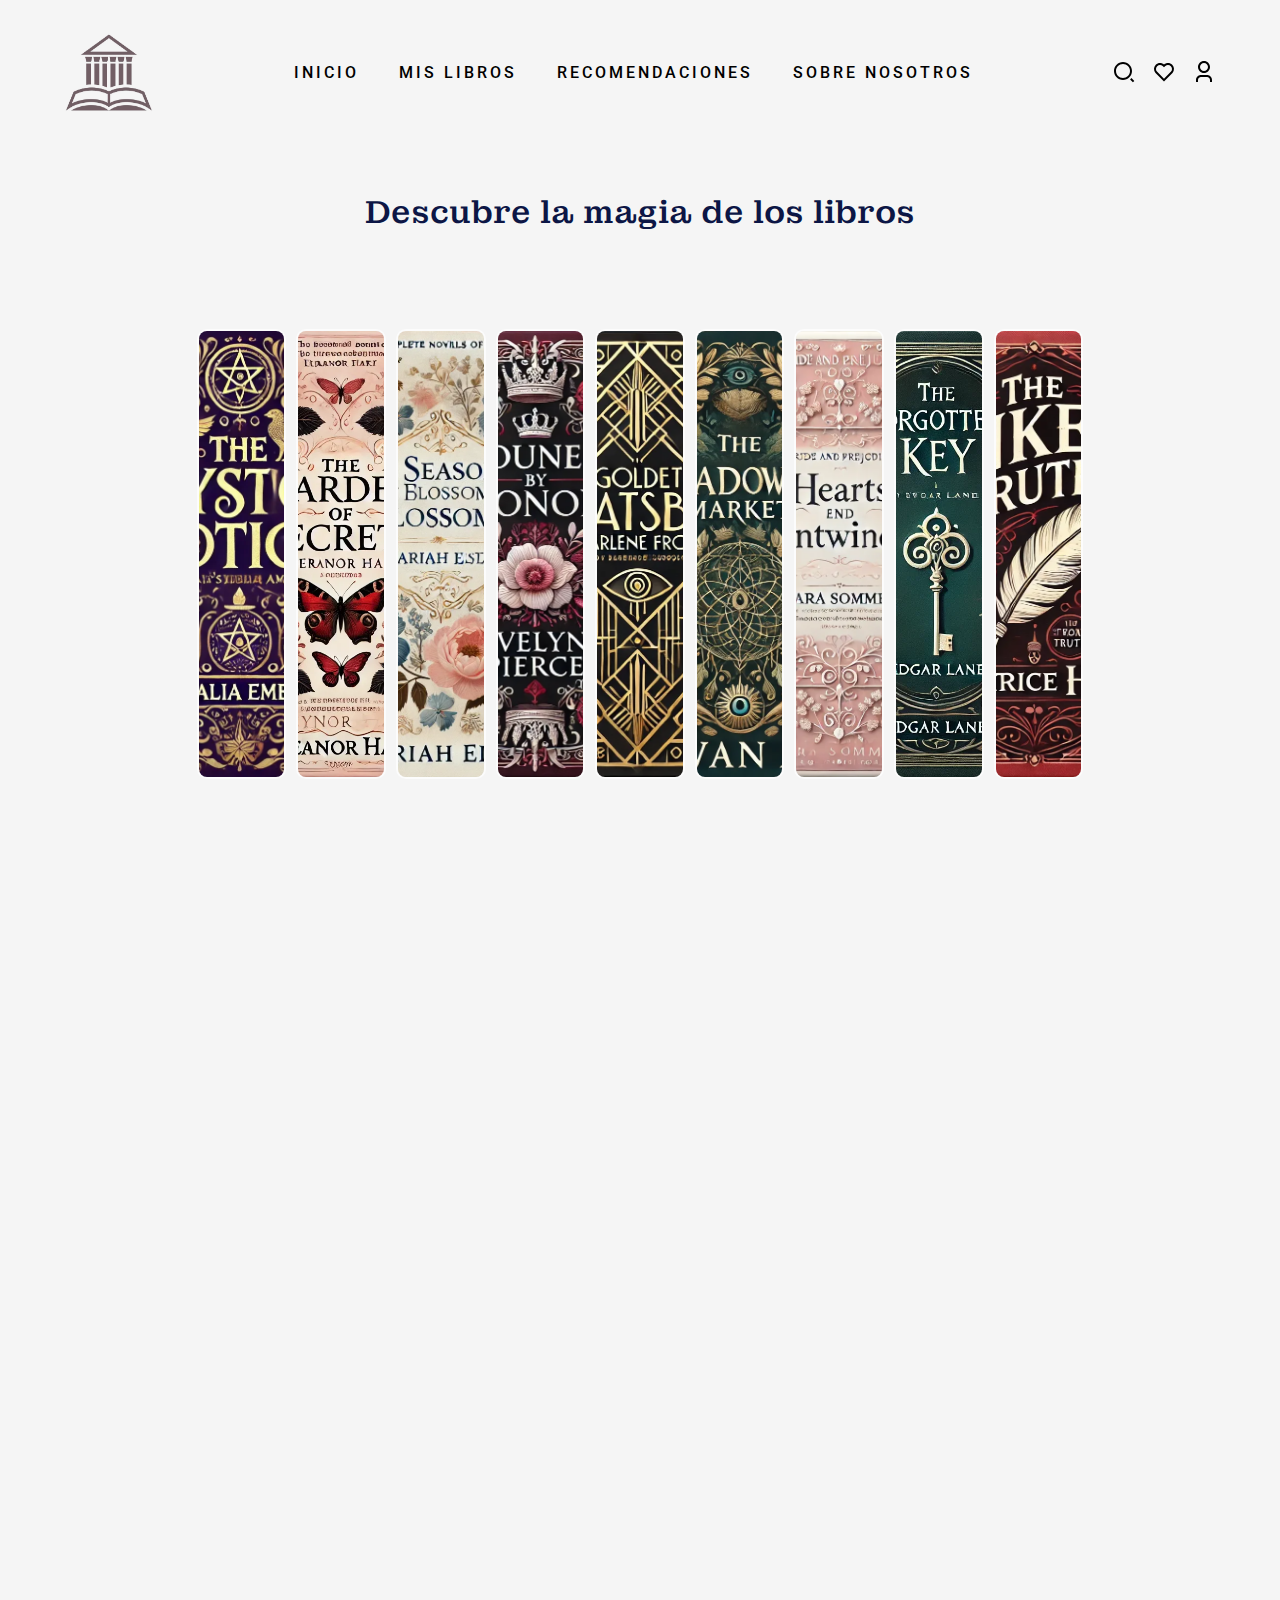
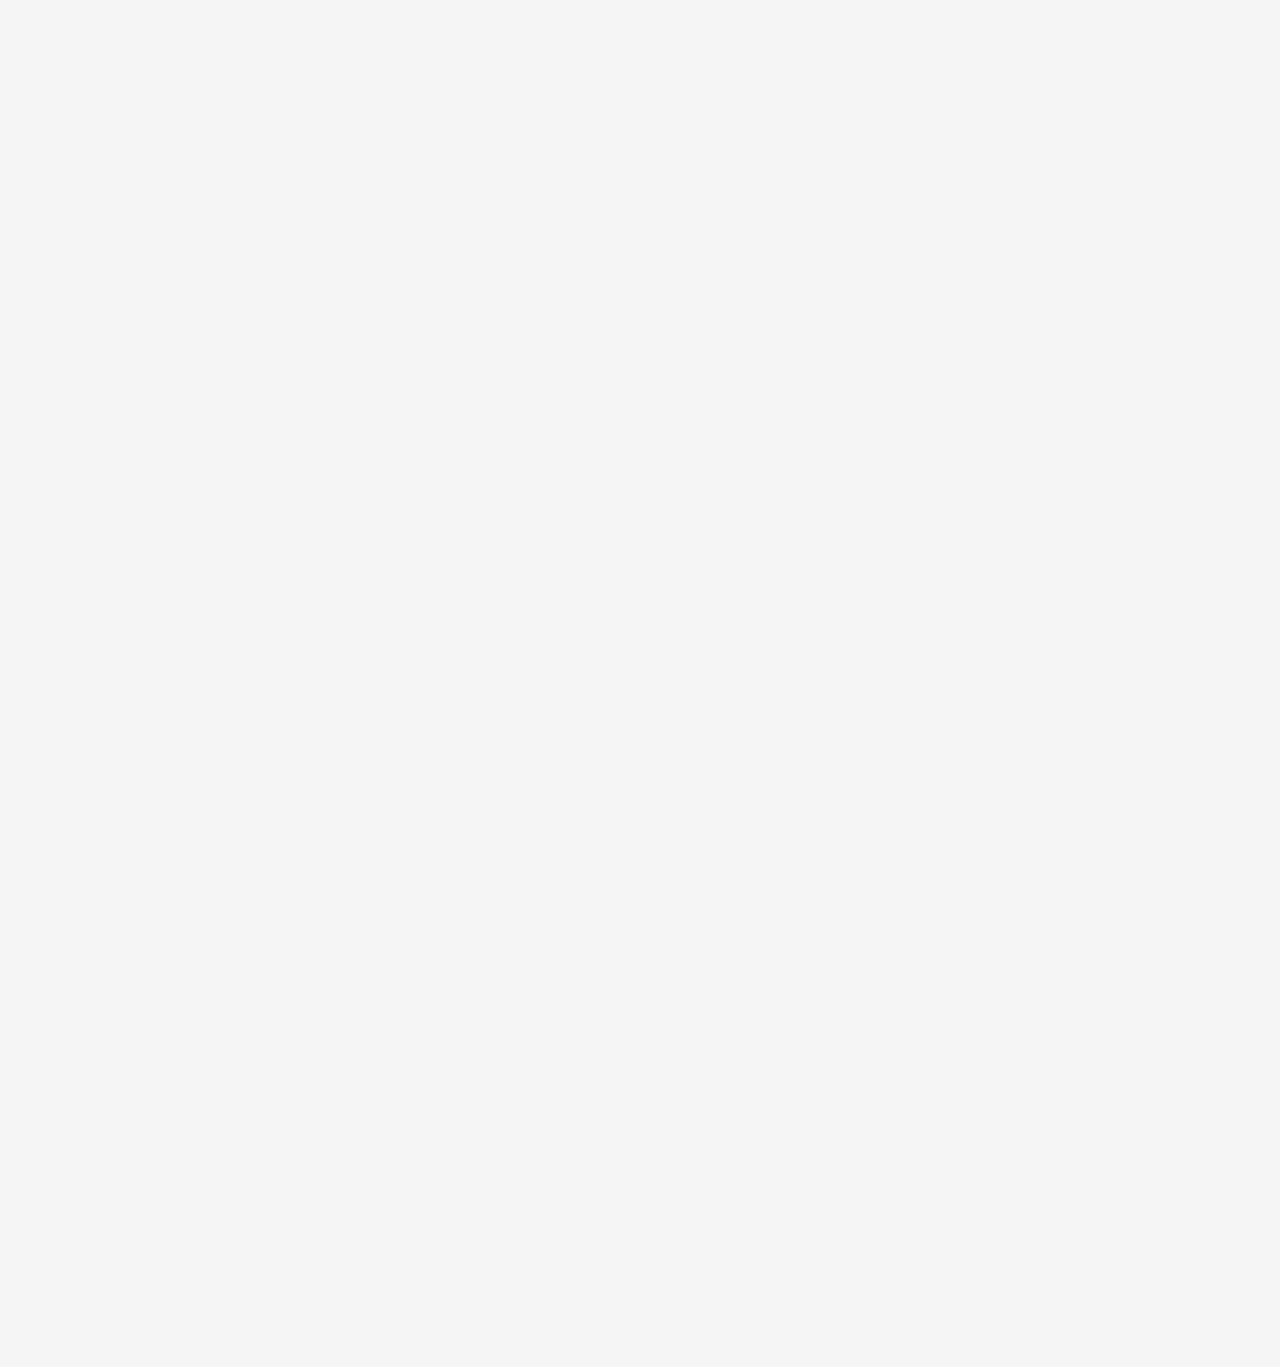
<file: index.html>
<!DOCTYPE html>
<html lang="es">

<head>
    <meta charset="UTF-8">
    <meta name="viewport" content="width=device-width, initial-scale=1.0">
    <title>Infinite Paths</title>


    <!-- enlazar fuentes -->
    <link rel="preconnect" href="https://fonts.googleapis.com">
    <link rel="preconnect" href="https://fonts.gstatic.com" crossorigin>
    <link
        href="https://fonts.googleapis.com/css2?family=Elsie&family=Montagu+Slab:opsz@16..144&family=Montserrat&family=Roboto&display=swap"
        rel="stylesheet">

    <link rel="stylesheet" href="/css/index.css"> <!--enlazar el archivo css-->
    <script defer src="/js/index.js"></script> <!--enlazar el archivo js-->

</head>

<body>

    <!-- HEADER -->

    <header class="header">

        <!-- Logo -->
        <div class="header__top">
            <div class='header__logo'>
                <a href="/index.html" class="logo__link" title="Ir a la página principal">
                    <img src="/media/logo.webp" alt="Logo" class="logo__img">
                </a>
            </div>

        </div>


        <!-- lista de navegación -->
        <div class="header__nav" id="mobileMenu">
            <ul class="nav__list">
                <li class="nav__item">
                    <a href="/index.html" class="nav__link" title="ir a inicio">Inicio
                    </a>
                </li>
                <li class="nav__item">
                    <a href="/misLibros.html" class="nav__link" title="ir a mis libros">Mis libros
                    </a>
                </li>
                <li class="nav__item">
                    <a href="/recomendaciones.html" class="nav__link"
                        title="ir a mis Recomendaciones">Recomendaciones</a>
                </li>

                <li class="nav__item">
                    <a href="/index.html#about" class="nav__link" title="ir a about">sobre nosotros</a>
                </li>
            </ul>
        </div>

        <div class="hamburger" id="hamburger">
            <span class="bar"></span>
            <span class="bar"></span>
            <span class="bar"></span>
        </div>




        <!-- Acciones adicionales -->

        <nav class="header__nav">

            <div class="nav__actions">

                <!-- Buscar -->
                <svg xmlns="http://www.w3.org/2000/svg" viewBox="0 0 24 24" fill="currentColor" class="actions__button"
                    id="search-button">
                    <path
                        d="M11 2C15.968 2 20 6.032 20 11C20 15.968 15.968 20 11 20C6.032 20 2 15.968 2 11C2 6.032 6.032 2 11 2ZM11 18C14.8675 18 18 14.8675 18 11C18 7.1325 14.8675 4 11 4C7.1325 4 4 7.1325 4 11C4 14.8675 7.1325 18 11 18ZM19.4853 18.0711L22.3137 20.8995L20.8995 22.3137L18.0711 19.4853L19.4853 18.0711Z">
                    </path>
                </svg>

                <!-- favoritos -->
                <svg xmlns="http://www.w3.org/2000/svg" viewBox="0 0 24 24" fill="currentColor" class="actions__button"
                    id="fav-button">
                    <path
                        d="M12.001 4.52853C14.35 2.42 17.98 2.49 20.2426 4.75736C22.5053 7.02472 22.583 10.637 20.4786 12.993L11.9999 21.485L3.52138 12.993C1.41705 10.637 1.49571 7.01901 3.75736 4.75736C6.02157 2.49315 9.64519 2.41687 12.001 4.52853ZM18.827 6.1701C17.3279 4.66794 14.9076 4.60701 13.337 6.01687L12.0019 7.21524L10.6661 6.01781C9.09098 4.60597 6.67506 4.66808 5.17157 6.17157C3.68183 7.66131 3.60704 10.0473 4.97993 11.6232L11.9999 18.6543L19.0201 11.6232C20.3935 10.0467 20.319 7.66525 18.827 6.1701Z">
                    </path>
                    <a href="/misLibros.html"></a>
                </svg>

                <!-- Login -->
                <svg xmlns="http://www.w3.org/2000/svg" viewBox="0 0 24 24" fill="currentColor" class="actions__button"
                    id="login-button">
                    <path
                        d="M20 22H18V20C18 18.3431 16.6569 17 15 17H9C7.34315 17 6 18.3431 6 20V22H4V20C4 17.2386 6.23858 15 9 15H15C17.7614 15 20 17.2386 20 20V22ZM12 13C8.68629 13 6 10.3137 6 7C6 3.68629 8.68629 1 12 1C15.3137 1 18 3.68629 18 7C18 10.3137 15.3137 13 12 13ZM12 11C14.2091 11 16 9.20914 16 7C16 4.79086 14.2091 3 12 3C9.79086 3 8 4.79086 8 7C8 9.20914 9.79086 11 12 11Z">
                    </path>
                </svg>
            </div>
        </nav>

        <!-- Fin header -->


        <!-- BUSCAR -->
        <div class="search" id="search-content">
            <form action="#" class="search__form" enctype="multipart/form-data" method="GET">
                <svg xmlns="http://www.w3.org/2000/svg" viewBox="0 0 24 24" fill="currentColor" class="search__icon">
                    <path
                        d="M18.031 16.6168L22.3137 20.8995L20.8995 22.3137L16.6168 18.031C15.0769 19.263 13.124 20 11 20C6.032 20 2 15.968 2 11C2 6.032 6.032 2 11 2C15.968 2 20 6.032 20 11C20 13.124 19.263 15.0769 18.031 16.6168ZM16.0247 15.8748C17.2475 14.6146 18 12.8956 18 11C18 7.1325 14.8675 4 11 4C7.1325 4 4 7.1325 4 11C4 14.8675 7.1325 18 11 18C12.8956 18 14.6146 17.2475 15.8748 16.0247L16.0247 15.8748Z">
                    </path>
                </svg>
                <input type="search" placeholder="¿Qué estás buscando?" class="search__input">
            </form>

            <svg xmlns="http://www.w3.org/2000/svg" viewBox="0 0 24 24" fill="currentColor" class="search__close"
                id="search-close">
                <path
                    d="M11.9997 10.5865L16.9495 5.63672L18.3637 7.05093L13.4139 12.0007L18.3637 16.9504L16.9495 18.3646L11.9997 13.4149L7.04996 18.3646L5.63574 16.9504L10.5855 12.0007L5.63574 7.05093L7.04996 5.63672L11.9997 10.5865Z">
                </path>
            </svg>
        </div>


        <!-- LOGIN -->
        <div class="login" id="login-content">
            <form action="#" class="login__form" enctype="multipart/form-data" method="GET">
                <h3 class="login__title">Inicia Sesión</h3>

                <div class="login__group">
                    <div>
                        <label for="login-email" class="login__label">Email</label>
                        <input type="email" placeholder="ingresa tu email" id="login-email" class="login__input">
                    </div>
                    <div>
                        <label for="login-pass" class="login__label">Contraseña</label>
                        <input type="password" placeholder="ingresa tu contraseña" id="login-pass" class="login__input">
                    </div>
                    <span class="login__signup">
                        ¿No tienes una cuenta? <a href="#">¡Regístrate!</a>
                    </span>

                    <a href="#" class="login__forgot">
                        ¿Olvidaste tu contraseña?
                    </a>

                    <button type="submit" class="login__button button">Iniciar Sesión</button>
                </div>
            </form>

            <svg xmlns="http://www.w3.org/2000/svg" viewBox="0 0 24 24" fill="currentColor" class="login__close"
                id="login-close">
                <path
                    d="M11.9997 10.5865L16.9495 5.63672L18.3637 7.05093L13.4139 12.0007L18.3637 16.9504L16.9495 18.3646L11.9997 13.4149L7.04996 18.3646L5.63574 16.9504L10.5855 12.0007L5.63574 7.05093L7.04996 5.63672L11.9997 10.5865Z">
                </path>
            </svg>
        </div>

    </header>

    <main class="main">
        <!-- TITLE -->
        <div class="title" id="home">
            <h1>Descubre la magia de los libros</h1>
        </div>

        <!-- GALERIA-->

        <div class="gallery">

            <img src="media/a.webp" alt="The Mystic Potion" class="gallery__item">
            <img src="media/b.webp" alt="The Garden of Secrets" class="gallery__item">
            <img src="media/c.webp" alt="Season Blossom" class="gallery__item">
            <img src="media/d.webp" alt="Journey honor" class="gallery__item">
            <img src="media/e.webp" alt="Aprentice" class="gallery__item">
            <img src="media/f.webp" alt="Jane Eyre" class="gallery__item">
            <img src="media/g.webp" alt="Jane Austen" class="gallery__item">
            <img src="media/h.webp" alt="Marry by fate" class="gallery__item">
            <img src="media/i.webp" alt="Aprentice" class="gallery__item">

        </div>

        <!-- SERVICIOS -->

        <div class="services" id="services">
            <div class="services__container">
                <article class="services__card appear">
                    <h3 class="services__title">Lecturas Recomendadas</h3>
                    <p class="services__description">Encuentra libros hechos para ti</p>
                </article>

                <article class="services__card appear">
                    <h3 class="services__title">Conecta con otros lectores</h3>
                    <p class="services__description">Comenta, discute y recomienda libros a tus amigos.</p>
                </article>

                <article class="services__card appear">
                    <h3 class="services__title">Desafíos de lectura</h3>
                    <p class="services__description">¡Participa en desafíos de lectura y compite con la comunidad!</p>
                </article>
            </div>
        </div>


        <!-- ABOUT US -->

        <div class="about" id="about">
            <div class="about__tag">
                <article>
                    <h2 class="about__title appear">¿Quiénes somos?</h2>
                    <p class="about__p appear">En Infinite Paths, creemos en el poder transformador de la lectura.
                        Nuestra
                        plataforma conecta a amantes de los libros, ofreciendo recomendaciones personalizadas y un
                        espacio
                        para compartir opiniones y participar en desafíos literarios.</p>
                </article>

                <article>
                    <h2 class="about__title appear">Nuestra historia</h2>
                    <p class="about__p appear">Fundada en 2023 por un grupo de apasionados lectores, Infinite Paths
                        nació de
                        la necesidad de contar con un espacio donde los amantes de la literatura pudieran descubrir
                        nuevas
                        obras y conectar con otros entusiastas. Desde entonces, hemos crecido hasta convertirnos en una
                        comunidad vibrante con miles de miembros activos.</p>
                </article>

                <article>
                    <h2 class="about__title appear">Nuestra misión</h2>
                    <p class="about__p appear">Nuestra misión es fomentar el amor por la lectura y crear una comunidad
                        inclusiva donde cada lector encuentre su próxima gran aventura literaria. Aspiramos a ser la
                        plataforma líder en recomendaciones de libros y conexión entre lectores a nivel global.</p>
                </article>


            </div>
        </div>


        <!-- CONTACTO -->

        <div class="contact appear" id="contact">
            <h2 class="contact__title">Contáctanos</h2>
            <p class="contact__description">Nos encantaría saber de ti. Por favor, completa el formulario y nos
                pondremos en
                contacto contigo a la brevedad.</p>

            <form action="#" method="POST" class="contact__form">
                <div class="contact__form">
                    <label for="name" class="contact__label">Nombre</label>
                    <input type="text" id="name" name="name" class="contact__input" placeholder="Tu nombre" required>
                </div>

                <div class="contact__form">
                    <label for="email" class="contact__label">Correo Electrónico</label>
                    <input type="email" id="email" name="email" class="contact__input"
                        placeholder="Tu correo electrónico" required>
                </div>

                <div class="contact__form">
                    <label for="message" class="contact__label">Mensaje</label>
                    <textarea id="message" name="message" class="contact__textarea" placeholder="Tu mensaje"
                        required></textarea>
                </div>

                <button type="submit" class="contact__button button">Enviar Mensaje</button>
            </form>
        </div>

    </main>






    <!-- footer -->

    <footer class="footer appear">
        <div class="footer__container">
            <!-- Navegación -->
            <div class="footer__nav">
                <a href="#home">Inicio</a>
                <a href="#about">Sobre Nosotros</a>
                <a href="#services">Servicios</a>
                <a href="#contact">Contacto</a>
            </div>

            <!-- Redes Sociales -->
            <div class="footer__social">
                <a href="#" title="Instagram" class="footer__social">
                    <svg width="20" height="20" viewBox="0 0 20 20" fill="none" xmlns="http://www.w3.org/2000/svg">
                        <g clip-path="url(#clip0_1355_393)">
                            <path
                                d="M3.33331 6.66659C3.33331 5.78253 3.6845 4.93468 4.30962 4.30956C4.93474 3.68444 5.78259 3.33325 6.66665 3.33325H13.3333C14.2174 3.33325 15.0652 3.68444 15.6903 4.30956C16.3155 4.93468 16.6666 5.78253 16.6666 6.66659V13.3333C16.6666 14.2173 16.3155 15.0652 15.6903 15.6903C15.0652 16.3154 14.2174 16.6666 13.3333 16.6666H6.66665C5.78259 16.6666 4.93474 16.3154 4.30962 15.6903C3.6845 15.0652 3.33331 14.2173 3.33331 13.3333V6.66659Z"
                                stroke="white" stroke-width="1.75" stroke-linecap="round" stroke-linejoin="round" />
                            <path
                                d="M7.5 10C7.5 10.663 7.76339 11.2989 8.23223 11.7678C8.70107 12.2366 9.33696 12.5 10 12.5C10.663 12.5 11.2989 12.2366 11.7678 11.7678C12.2366 11.2989 12.5 10.663 12.5 10C12.5 9.33696 12.2366 8.70107 11.7678 8.23223C11.2989 7.76339 10.663 7.5 10 7.5C9.33696 7.5 8.70107 7.76339 8.23223 8.23223C7.76339 8.70107 7.5 9.33696 7.5 10Z"
                                stroke="white" stroke-width="1.75" stroke-linecap="round" stroke-linejoin="round" />
                            <path d="M13.75 6.25V6.25833" stroke="white" stroke-width="1.75" stroke-linecap="round"
                                stroke-linejoin="round" />
                        </g>
                        <defs>
                            <clipPath id="clip0_1355_393">
                                <rect width="20" height="20" fill="white" />
                            </clipPath>
                        </defs>
                    </svg>
                </a>
                <a href="#" aria-label="Twitter" class="footer__social">
                    <svg width="20" height="20" viewBox="0 0 20 20" fill="none" xmlns="http://www.w3.org/2000/svg">
                        <g clip-path="url(#clip0_1355_398)">
                            <path d="M3.33331 3.33325L13.1108 16.6666H16.6666L6.88915 3.33325H3.33331Z" stroke="white"
                                stroke-width="1.75" stroke-linecap="round" stroke-linejoin="round" />
                            <path d="M3.33331 16.6666L8.97331 11.0266M11.0233 8.97659L16.6666 3.33325" stroke="white"
                                stroke-width="1.75" stroke-linecap="round" stroke-linejoin="round" />
                        </g>
                        <defs>
                            <clipPath id="clip0_1355_398">
                                <rect width="20" height="20" fill="white" />
                            </clipPath>
                        </defs>
                    </svg>
                </a>
                <a href="#" aria-label="Instagram" class="footer__social">
                    <svg xmlns="http://www.w3.org/2000/svg" viewBox="0 0 24 24" fill="currentColor">
                        <path
                            d="M12.001 2C6.47813 2 2.00098 6.47715 2.00098 12C2.00098 16.9913 5.65783 21.1283 10.4385 21.8785V14.8906H7.89941V12H10.4385V9.79688C10.4385 7.29063 11.9314 5.90625 14.2156 5.90625C15.3097 5.90625 16.4541 6.10156 16.4541 6.10156V8.5625H15.1931C13.9509 8.5625 13.5635 9.33334 13.5635 10.1242V12H16.3369L15.8936 14.8906H13.5635V21.8785C18.3441 21.1283 22.001 16.9913 22.001 12C22.001 6.47715 17.5238 2 12.001 2Z">
                        </path>
                    </svg>
                </a>
            </div>

            <!-- Derechos de Autor -->
            <p class="footer__copyright">
                &copy; 2024 Infinite Paths. Todos los derechos reservados.
            </p>
        </div>
    </footer>



</body>

</html>
</file>
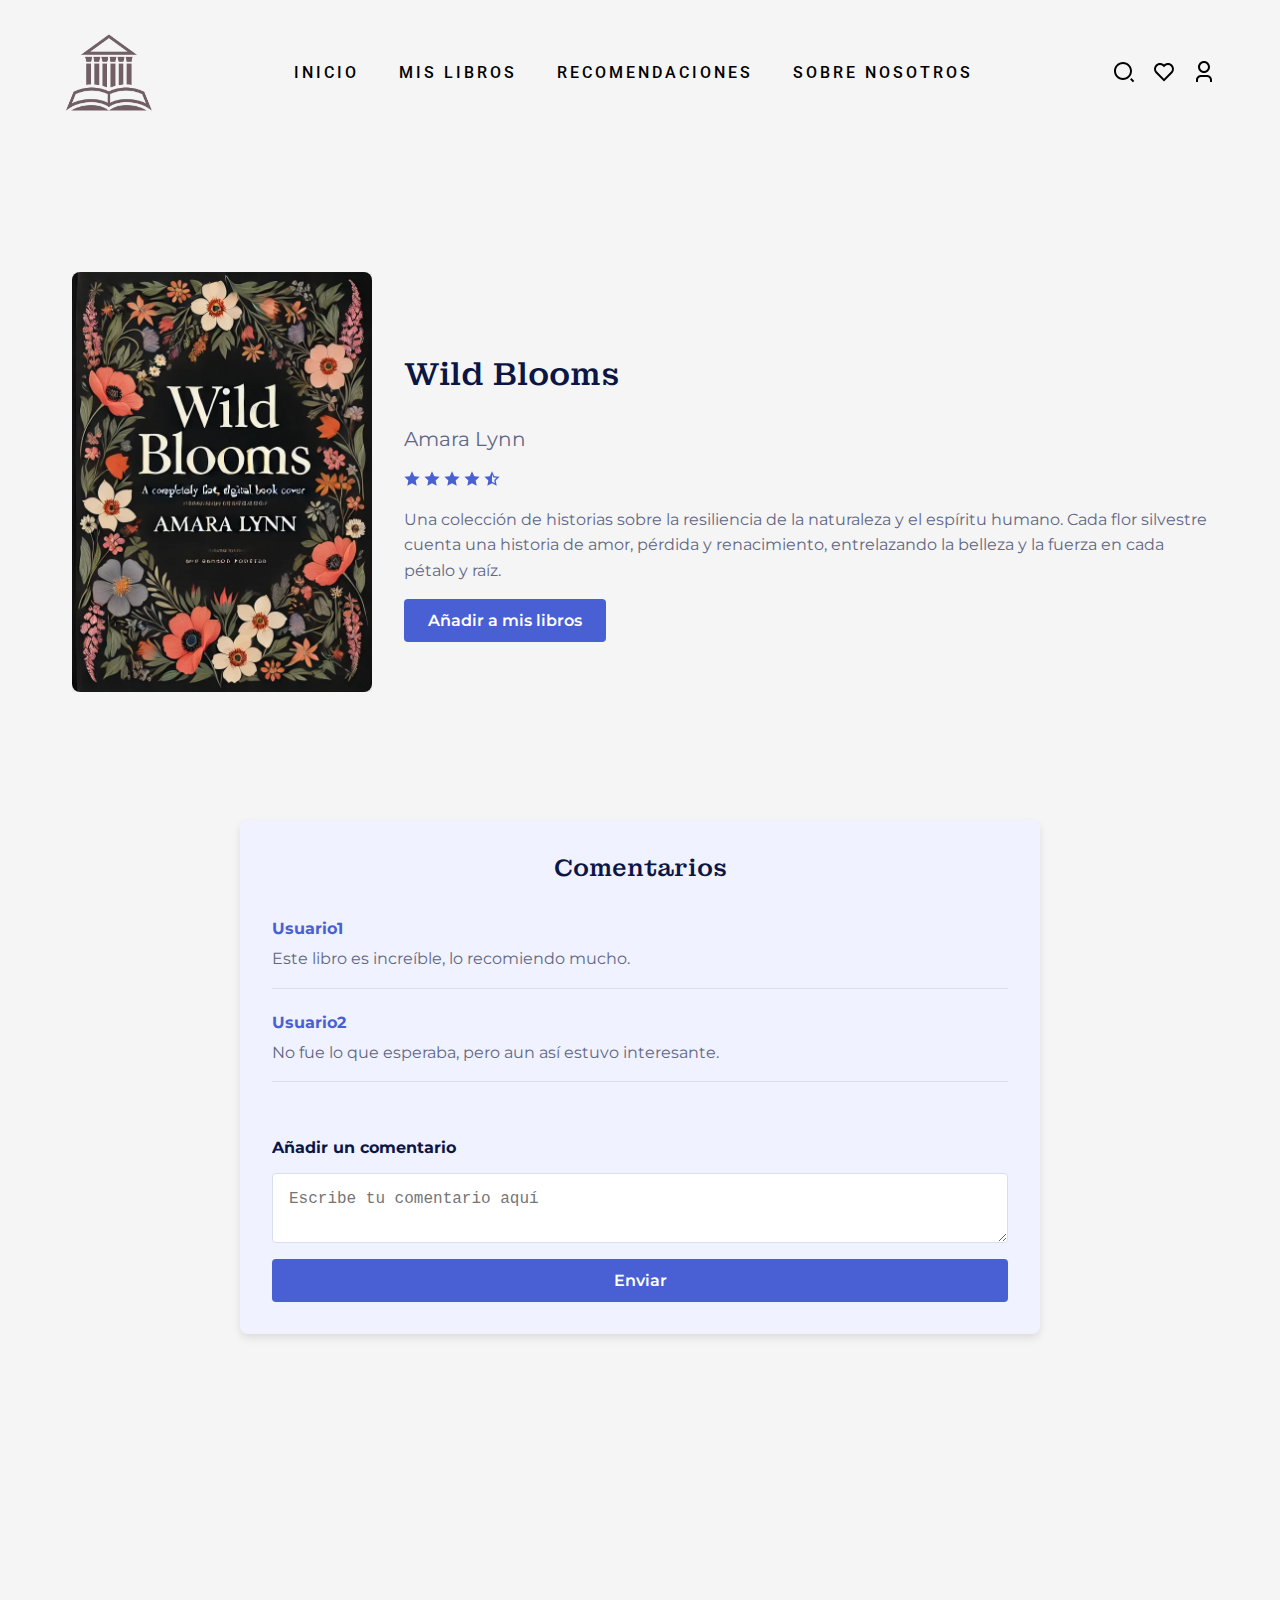
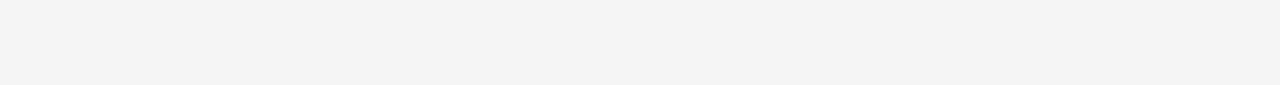
<file: blossoms.html>
<!DOCTYPE html>
<html lang="es">

<head>
    <meta charset="UTF-8">
    <meta name="viewport" content="width=device-width, initial-scale=1.0">
    <title>Wild Blooms</title>

    <!-- enlazar fuentes -->
    <link rel="preconnect" href="https://fonts.googleapis.com">
    <link rel="preconnect" href="https://fonts.gstatic.com" crossorigin>
    <link
        href="https://fonts.googleapis.com/css2?family=Elsie&family=Montagu+Slab:opsz@16..144&family=Montserrat&family=Roboto&display=swap"
        rel="stylesheet">

    <link rel="stylesheet" href="/css/index.css"> <!--enlazar el archivo css-->
    <link rel="stylesheet" href="/css/detalle.css">
    <link rel="stylesheet" href="/css/recomendaciones.css">
    <script defer src="/js/index.js"></script> <!--enlazar el archivo js-->
</head>

<body>


    <!-- HEADER -->

    <header class="header">

        <!-- Logo -->
        <div class="header__top">
            <div class='header__logo'>
                <a href="/index.html" class="logo__link" title="Ir a la página principal">
                    <img src="/media/logo.webp" alt="Logo" class="logo__img">
                </a>
            </div>

        </div>


        <!-- lista de navegación -->
        <div class="header__nav" id="mobileMenu">
            <ul class="nav__list">
                <li class="nav__item">
                    <a href="/index.html" class="nav__link" title="ir a inicio">Inicio
                    </a>
                </li>
                <li class="nav__item">
                    <a href="/misLibros.html" class="nav__link" title="ir a mis libros">Mis libros
                    </a>
                </li>
                <li class="nav__item">
                    <a href="/recomendaciones.html" class="nav__link"
                        title="ir a mis Recomendaciones">Recomendaciones</a>
                </li>

                <li class="nav__item">
                    <a href="/index.html#about" class="nav__link" title="ir a about">sobre nosotros</a>
                </li>
            </ul>
        </div>

        <div class="hamburger" id="hamburger">
            <span class="bar"></span>
            <span class="bar"></span>
            <span class="bar"></span>
        </div>




        <!-- Acciones adicionales -->

        <nav class="header__nav">

            <div class="nav__actions">

                <!-- Buscar -->
                <svg xmlns="http://www.w3.org/2000/svg" viewBox="0 0 24 24" fill="currentColor" class="actions__button"
                    id="search-button">
                    <path
                        d="M11 2C15.968 2 20 6.032 20 11C20 15.968 15.968 20 11 20C6.032 20 2 15.968 2 11C2 6.032 6.032 2 11 2ZM11 18C14.8675 18 18 14.8675 18 11C18 7.1325 14.8675 4 11 4C7.1325 4 4 7.1325 4 11C4 14.8675 7.1325 18 11 18ZM19.4853 18.0711L22.3137 20.8995L20.8995 22.3137L18.0711 19.4853L19.4853 18.0711Z">
                    </path>
                </svg>

                <!-- favoritos -->
                <svg xmlns="http://www.w3.org/2000/svg" viewBox="0 0 24 24" fill="currentColor" class="actions__button"
                    id="fav-button">
                    <path
                        d="M12.001 4.52853C14.35 2.42 17.98 2.49 20.2426 4.75736C22.5053 7.02472 22.583 10.637 20.4786 12.993L11.9999 21.485L3.52138 12.993C1.41705 10.637 1.49571 7.01901 3.75736 4.75736C6.02157 2.49315 9.64519 2.41687 12.001 4.52853ZM18.827 6.1701C17.3279 4.66794 14.9076 4.60701 13.337 6.01687L12.0019 7.21524L10.6661 6.01781C9.09098 4.60597 6.67506 4.66808 5.17157 6.17157C3.68183 7.66131 3.60704 10.0473 4.97993 11.6232L11.9999 18.6543L19.0201 11.6232C20.3935 10.0467 20.319 7.66525 18.827 6.1701Z">
                    </path>
                    <a href="/misLibros.html"></a>
                </svg>

                <!-- Login -->
                <svg xmlns="http://www.w3.org/2000/svg" viewBox="0 0 24 24" fill="currentColor" class="actions__button"
                    id="login-button">
                    <path
                        d="M20 22H18V20C18 18.3431 16.6569 17 15 17H9C7.34315 17 6 18.3431 6 20V22H4V20C4 17.2386 6.23858 15 9 15H15C17.7614 15 20 17.2386 20 20V22ZM12 13C8.68629 13 6 10.3137 6 7C6 3.68629 8.68629 1 12 1C15.3137 1 18 3.68629 18 7C18 10.3137 15.3137 13 12 13ZM12 11C14.2091 11 16 9.20914 16 7C16 4.79086 14.2091 3 12 3C9.79086 3 8 4.79086 8 7C8 9.20914 9.79086 11 12 11Z">
                    </path>
                </svg>
            </div>
        </nav>

        <!-- Fin header -->


        <!-- BUSCAR -->
        <div class="search" id="search-content">
            <form action="#" class="search__form" enctype="multipart/form-data" method="GET">
                <svg xmlns="http://www.w3.org/2000/svg" viewBox="0 0 24 24" fill="currentColor" class="search__icon">
                    <path
                        d="M18.031 16.6168L22.3137 20.8995L20.8995 22.3137L16.6168 18.031C15.0769 19.263 13.124 20 11 20C6.032 20 2 15.968 2 11C2 6.032 6.032 2 11 2C15.968 2 20 6.032 20 11C20 13.124 19.263 15.0769 18.031 16.6168ZM16.0247 15.8748C17.2475 14.6146 18 12.8956 18 11C18 7.1325 14.8675 4 11 4C7.1325 4 4 7.1325 4 11C4 14.8675 7.1325 18 11 18C12.8956 18 14.6146 17.2475 15.8748 16.0247L16.0247 15.8748Z">
                    </path>
                </svg>
                <input type="search" placeholder="¿Qué estás buscando?" class="search__input">
            </form>

            <svg xmlns="http://www.w3.org/2000/svg" viewBox="0 0 24 24" fill="currentColor" class="search__close"
                id="search-close">
                <path
                    d="M11.9997 10.5865L16.9495 5.63672L18.3637 7.05093L13.4139 12.0007L18.3637 16.9504L16.9495 18.3646L11.9997 13.4149L7.04996 18.3646L5.63574 16.9504L10.5855 12.0007L5.63574 7.05093L7.04996 5.63672L11.9997 10.5865Z">
                </path>
            </svg>
        </div>


        <!-- LOGIN -->
        <div class="login" id="login-content">
            <form action="#" class="login__form" enctype="multipart/form-data" method="GET">
                <h3 class="login__title">Inicia Sesión</h3>

                <div class="login__group">
                    <div>
                        <label for="login-email" class="login__label">Email</label>
                        <input type="email" placeholder="ingresa tu email" id="login-email" class="login__input">
                    </div>
                    <div>
                        <label for="login-pass" class="login__label">Contraseña</label>
                        <input type="password" placeholder="ingresa tu contraseña" id="login-pass" class="login__input">
                    </div>
                    <span class="login__signup">
                        ¿No tienes una cuenta? <a href="#">¡Regístrate!</a>
                    </span>

                    <a href="#" class="login__forgot">
                        ¿Olvidaste tu contraseña?
                    </a>

                    <button type="submit" class="login__button button">Iniciar Sesión</button>
                </div>
            </form>

            <svg xmlns="http://www.w3.org/2000/svg" viewBox="0 0 24 24" fill="currentColor" class="login__close"
                id="login-close">
                <path
                    d="M11.9997 10.5865L16.9495 5.63672L18.3637 7.05093L13.4139 12.0007L18.3637 16.9504L16.9495 18.3646L11.9997 13.4149L7.04996 18.3646L5.63574 16.9504L10.5855 12.0007L5.63574 7.05093L7.04996 5.63672L11.9997 10.5865Z">
                </path>
            </svg>
        </div>

    </header>


    <main class="main">
        <!-- Wild Blooms -->

        <!-- CONTENIDO DEL LIBRO -->
        <section class="detail">

            <!-- Imagen del libro a la izquierda -->
            <div class="detail__image">
                <picture>
                    <source srcset="/media/p.webp" type="image/jpeg">
                    <img src="/media/p.png" alt="Portada del libro" loading="lazy">
                </picture>
            </div>

            <!-- Detalles del libro a la derecha -->
            <div class="detail__content">

                <!-- Título -->
                <h1 class="detail__title">Wild Blooms</h1>

                <!-- Autor -->
                <p class="detail__author">Amara Lynn</p>

                <!-- Estrellas (SVGs de estrellas) -->
                <div class="recommendations__stars">
                    <svg xmlns="http://www.w3.org/2000/svg" viewBox="0 0 24 24" fill="currentColor">
                        <path
                            d="M12.0006 18.26L4.94715 22.2082L6.52248 14.2799L0.587891 8.7918L8.61493 7.84006L12.0006 0.5L15.3862 7.84006L23.4132 8.7918L17.4787 14.2799L19.054 22.2082L12.0006 18.26Z">
                        </path>
                    </svg>
                    <svg xmlns="http://www.w3.org/2000/svg" viewBox="0 0 24 24" fill="currentColor">
                        <path
                            d="M12.0006 18.26L4.94715 22.2082L6.52248 14.2799L0.587891 8.7918L8.61493 7.84006L12.0006 0.5L15.3862 7.84006L23.4132 8.7918L17.4787 14.2799L19.054 22.2082L12.0006 18.26Z">
                        </path>
                    </svg>
                    <svg xmlns="http://www.w3.org/2000/svg" viewBox="0 0 24 24" fill="currentColor">
                        <path
                            d="M12.0006 18.26L4.94715 22.2082L6.52248 14.2799L0.587891 8.7918L8.61493 7.84006L12.0006 0.5L15.3862 7.84006L23.4132 8.7918L17.4787 14.2799L19.054 22.2082L12.0006 18.26Z">
                        </path>
                    </svg>
                    <svg xmlns="http://www.w3.org/2000/svg" viewBox="0 0 24 24" fill="currentColor">
                        <path
                            d="M12.0006 18.26L4.94715 22.2082L6.52248 14.2799L0.587891 8.7918L8.61493 7.84006L12.0006 0.5L15.3862 7.84006L23.4132 8.7918L17.4787 14.2799L19.054 22.2082L12.0006 18.26Z">
                        </path>
                    </svg>
                    <svg xmlns="http://www.w3.org/2000/svg" viewBox="0 0 24 24" fill="currentColor">
                        <path
                            d="M12.0006 15.968L16.2473 18.3451L15.2988 13.5717L18.8719 10.2674L14.039 9.69434L12.0006 5.27502V15.968ZM12.0006 18.26L4.94715 22.2082L6.52248 14.2799L0.587891 8.7918L8.61493 7.84006L12.0006 0.5L15.3862 7.84006L23.4132 8.7918L17.4787 14.2799L19.054 22.2082L12.0006 18.26Z">
                        </path>
                    </svg>
                </div>

                <!-- Resumen del libro -->
                <p class="detail__summary">Una colección de historias sobre la resiliencia de la naturaleza y el
                    espíritu humano. Cada flor silvestre cuenta una historia de amor, pérdida y renacimiento,
                    entrelazando
                    la belleza y la fuerza en cada pétalo y raíz.</p>

                <!-- Botón para añadir a "Mis Libros" -->
                <button class="book__button button">Añadir a mis libros</button>

            </div>
        </section>



        <!-- COMENTARIOS -->

        <section class="comments">
            <h2 class="comments__title">Comentarios</h2>

            <!-- Lista de comentarios ya publicados -->
            <div class="comments__list">
                <div class="comment">
                    <p class="comment__author">Usuario1</p>
                    <p class="comment__text">Este libro es increíble, lo recomiendo mucho.</p>
                </div>
                <div class="comment">
                    <p class="comment__author">Usuario2</p>
                    <p class="comment__text">No fue lo que esperaba, pero aun así estuvo interesante.</p>
                </div>
            </div>

            <!-- Formulario para agregar un comentario -->
            <form class="comments__form">
                <label for="comment-text" class="comments__label">Añadir un comentario</label>
                <textarea id="comment-text" class="comments__input" placeholder="Escribe tu comentario aquí"></textarea>
                <button type="submit" class="comments__button button">Enviar</button>
            </form>
        </section>


    </main>



    <!-- footer -->

    <footer class="footer appear">
        <div class="footer__container">
            <!-- Navegación -->
            <div class="footer__nav">
                <a href="#home">Inicio</a>
                <a href="#about">Sobre Nosotros</a>
                <a href="#services">Servicios</a>
                <a href="#contact">Contacto</a>
            </div>

            <!-- Redes Sociales -->
            <div class="footer__social">
                <a href="#" title="Instagram" class="footer__social">
                    <svg width="20" height="20" viewBox="0 0 20 20" fill="none" xmlns="http://www.w3.org/2000/svg">
                        <g clip-path="url(#clip0_1355_393)">
                            <path
                                d="M3.33331 6.66659C3.33331 5.78253 3.6845 4.93468 4.30962 4.30956C4.93474 3.68444 5.78259 3.33325 6.66665 3.33325H13.3333C14.2174 3.33325 15.0652 3.68444 15.6903 4.30956C16.3155 4.93468 16.6666 5.78253 16.6666 6.66659V13.3333C16.6666 14.2173 16.3155 15.0652 15.6903 15.6903C15.0652 16.3154 14.2174 16.6666 13.3333 16.6666H6.66665C5.78259 16.6666 4.93474 16.3154 4.30962 15.6903C3.6845 15.0652 3.33331 14.2173 3.33331 13.3333V6.66659Z"
                                stroke="white" stroke-width="1.75" stroke-linecap="round" stroke-linejoin="round" />
                            <path
                                d="M7.5 10C7.5 10.663 7.76339 11.2989 8.23223 11.7678C8.70107 12.2366 9.33696 12.5 10 12.5C10.663 12.5 11.2989 12.2366 11.7678 11.7678C12.2366 11.2989 12.5 10.663 12.5 10C12.5 9.33696 12.2366 8.70107 11.7678 8.23223C11.2989 7.76339 10.663 7.5 10 7.5C9.33696 7.5 8.70107 7.76339 8.23223 8.23223C7.76339 8.70107 7.5 9.33696 7.5 10Z"
                                stroke="white" stroke-width="1.75" stroke-linecap="round" stroke-linejoin="round" />
                            <path d="M13.75 6.25V6.25833" stroke="white" stroke-width="1.75" stroke-linecap="round"
                                stroke-linejoin="round" />
                        </g>
                        <defs>
                            <clipPath id="clip0_1355_393">
                                <rect width="20" height="20" fill="white" />
                            </clipPath>
                        </defs>
                    </svg>
                </a>
                <a href="#" aria-label="Twitter" class="footer__social">
                    <svg width="20" height="20" viewBox="0 0 20 20" fill="none" xmlns="http://www.w3.org/2000/svg">
                        <g clip-path="url(#clip0_1355_398)">
                            <path d="M3.33331 3.33325L13.1108 16.6666H16.6666L6.88915 3.33325H3.33331Z" stroke="white"
                                stroke-width="1.75" stroke-linecap="round" stroke-linejoin="round" />
                            <path d="M3.33331 16.6666L8.97331 11.0266M11.0233 8.97659L16.6666 3.33325" stroke="white"
                                stroke-width="1.75" stroke-linecap="round" stroke-linejoin="round" />
                        </g>
                        <defs>
                            <clipPath id="clip0_1355_398">
                                <rect width="20" height="20" fill="white" />
                            </clipPath>
                        </defs>
                    </svg>
                </a>
                <a href="#" aria-label="Instagram" class="footer__social">
                    <svg xmlns="http://www.w3.org/2000/svg" viewBox="0 0 24 24" fill="currentColor">
                        <path
                            d="M12.001 2C6.47813 2 2.00098 6.47715 2.00098 12C2.00098 16.9913 5.65783 21.1283 10.4385 21.8785V14.8906H7.89941V12H10.4385V9.79688C10.4385 7.29063 11.9314 5.90625 14.2156 5.90625C15.3097 5.90625 16.4541 6.10156 16.4541 6.10156V8.5625H15.1931C13.9509 8.5625 13.5635 9.33334 13.5635 10.1242V12H16.3369L15.8936 14.8906H13.5635V21.8785C18.3441 21.1283 22.001 16.9913 22.001 12C22.001 6.47715 17.5238 2 12.001 2Z">
                        </path>
                    </svg>
                </a>
            </div>

            <!-- Derechos de Autor -->
            <p class="footer__copyright">
                &copy; 2024 Infinite Paths. Todos los derechos reservados.
            </p>
        </div>
    </footer>
</body>

</html>
</file>
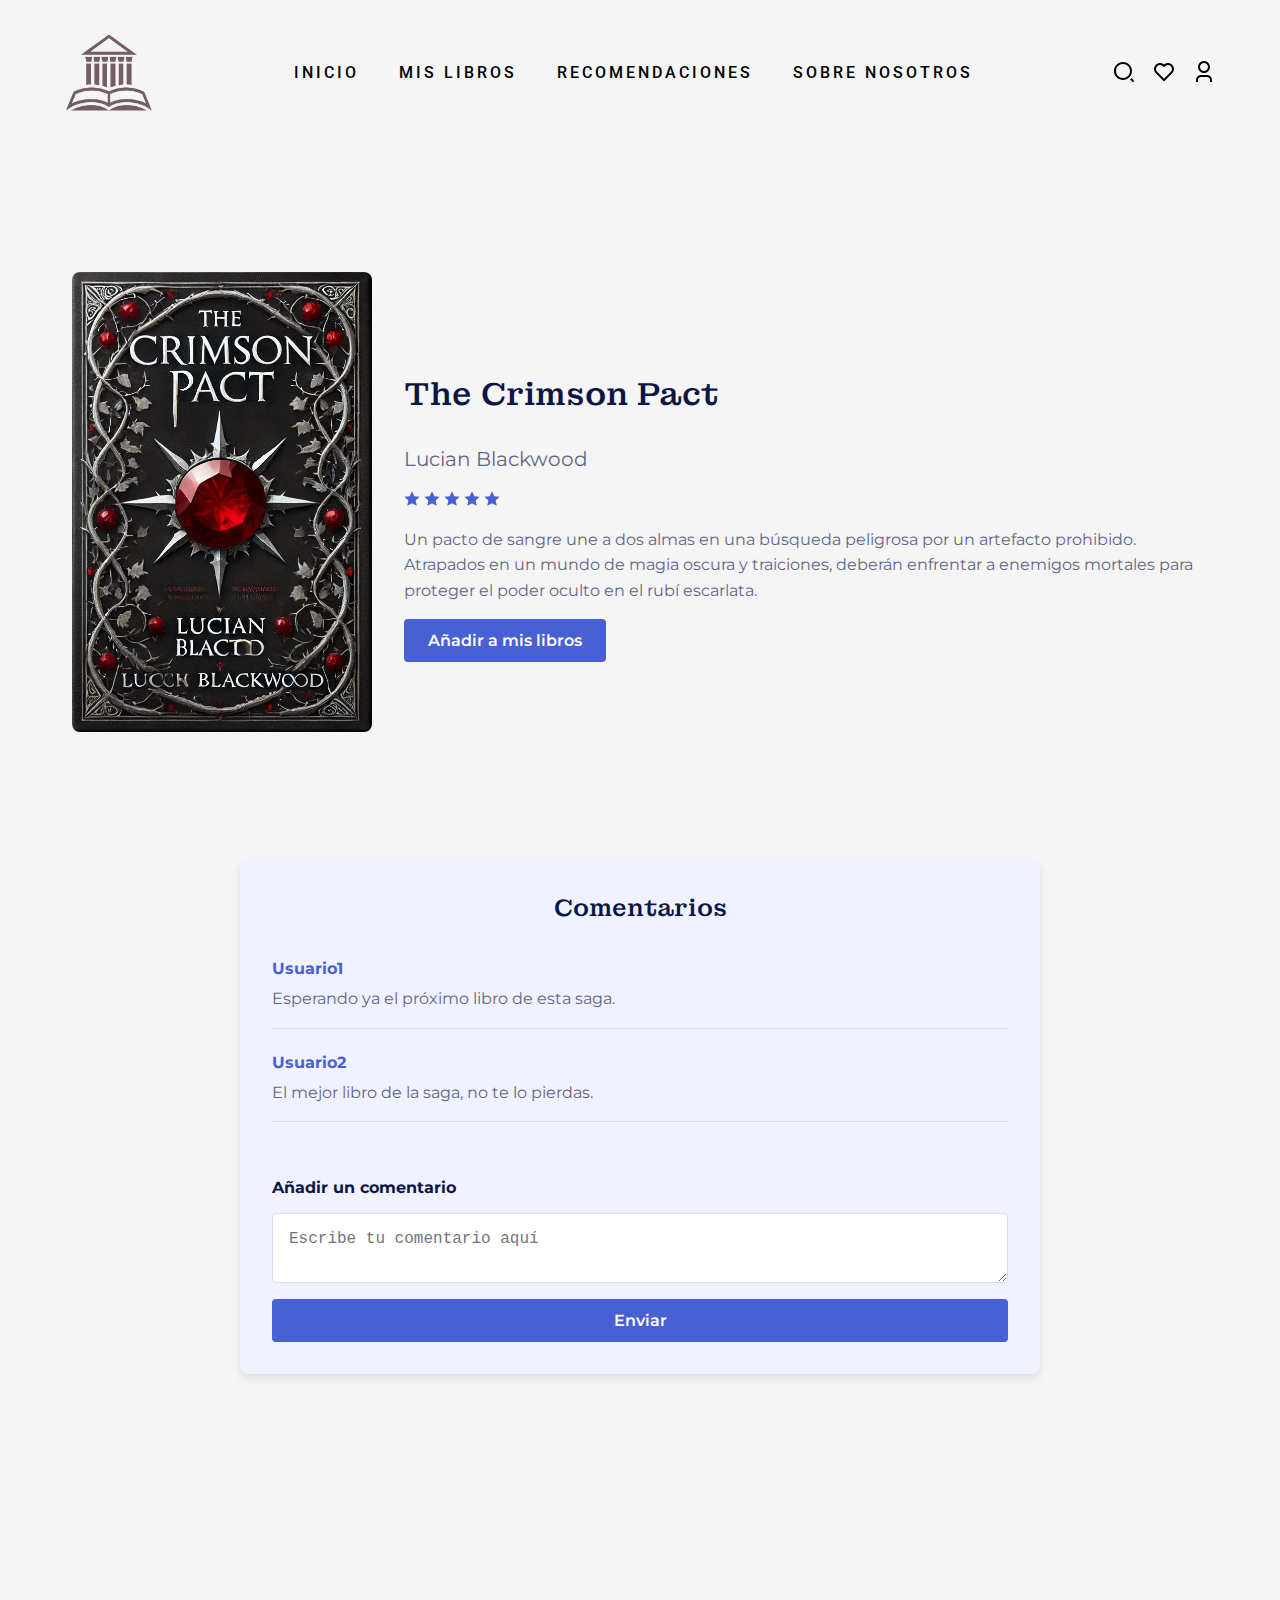
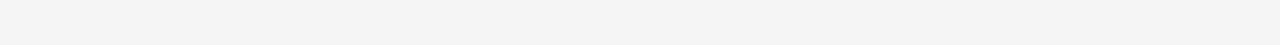
<file: crimson.html>
<!DOCTYPE html>
<html lang="es">

<head>
    <meta charset="UTF-8">
    <meta name="viewport" content="width=device-width, initial-scale=1.0">
    <title>The Crimson Pact</title>

    <!-- enlazar fuentes -->
    <link rel="preconnect" href="https://fonts.googleapis.com">
    <link rel="preconnect" href="https://fonts.gstatic.com" crossorigin>
    <link href="https://fonts.googleapis.com/css2?family=Elsie&family=Montagu+Slab:opsz@16..144&family=Montserrat&family=Roboto&display=swap" rel="stylesheet">


    <link rel="stylesheet" href="/css/index.css"> <!--enlazar el archivo css-->
    <link rel="stylesheet" href="/css/detalle.css">
    <link rel="stylesheet" href="/css/recomendaciones.css">
    <script defer src="/js/index.js"></script> <!--enlazar el archivo js-->
</head>

<body>

    <!-- HEADER -->

    <header class="header">

        <!-- Logo -->
        <div class="header__top">
            <div class='header__logo'>
                <a href="/index.html" class="logo__link" title="Ir a la página principal">
                    <img src="/media/logo.webp" alt="Logo" class="logo__img">
                </a>
            </div>

        </div>


        <!-- lista de navegación -->
        <div class="header__nav" id="mobileMenu">
            <ul class="nav__list">
                <li class="nav__item">
                    <a href="/index.html" class="nav__link" title="ir a inicio">Inicio
                    </a>
                </li>
                <li class="nav__item">
                    <a href="/misLibros.html" class="nav__link" title="ir a mis libros">Mis libros
                    </a>
                </li>
                <li class="nav__item">
                    <a href="/recomendaciones.html" class="nav__link"
                        title="ir a mis Recomendaciones">Recomendaciones</a>
                </li>

                <li class="nav__item">
                    <a href="/index.html#about" class="nav__link" title="ir a about">sobre nosotros</a>
                </li>
            </ul>
        </div>

        <div class="hamburger" id="hamburger">
            <span class="bar"></span>
            <span class="bar"></span>
            <span class="bar"></span>
        </div>




        <!-- Acciones adicionales -->

        <nav class="header__nav">

            <div class="nav__actions">

                <!-- Buscar -->
                <svg xmlns="http://www.w3.org/2000/svg" viewBox="0 0 24 24" fill="currentColor"
                    class="actions__button" id="search-button">
                    <path
                        d="M11 2C15.968 2 20 6.032 20 11C20 15.968 15.968 20 11 20C6.032 20 2 15.968 2 11C2 6.032 6.032 2 11 2ZM11 18C14.8675 18 18 14.8675 18 11C18 7.1325 14.8675 4 11 4C7.1325 4 4 7.1325 4 11C4 14.8675 7.1325 18 11 18ZM19.4853 18.0711L22.3137 20.8995L20.8995 22.3137L18.0711 19.4853L19.4853 18.0711Z">
                    </path>
                </svg>

                <!-- favoritos -->
                <svg xmlns="http://www.w3.org/2000/svg" viewBox="0 0 24 24" fill="currentColor"
                    class="actions__button" id="fav-button">
                    <path
                        d="M12.001 4.52853C14.35 2.42 17.98 2.49 20.2426 4.75736C22.5053 7.02472 22.583 10.637 20.4786 12.993L11.9999 21.485L3.52138 12.993C1.41705 10.637 1.49571 7.01901 3.75736 4.75736C6.02157 2.49315 9.64519 2.41687 12.001 4.52853ZM18.827 6.1701C17.3279 4.66794 14.9076 4.60701 13.337 6.01687L12.0019 7.21524L10.6661 6.01781C9.09098 4.60597 6.67506 4.66808 5.17157 6.17157C3.68183 7.66131 3.60704 10.0473 4.97993 11.6232L11.9999 18.6543L19.0201 11.6232C20.3935 10.0467 20.319 7.66525 18.827 6.1701Z">
                    </path>
                    <a href="/misLibros.html"></a>
                </svg>

                <!-- Login -->
                <svg xmlns="http://www.w3.org/2000/svg" viewBox="0 0 24 24" fill="currentColor"
                    class="actions__button" id="login-button">
                    <path
                        d="M20 22H18V20C18 18.3431 16.6569 17 15 17H9C7.34315 17 6 18.3431 6 20V22H4V20C4 17.2386 6.23858 15 9 15H15C17.7614 15 20 17.2386 20 20V22ZM12 13C8.68629 13 6 10.3137 6 7C6 3.68629 8.68629 1 12 1C15.3137 1 18 3.68629 18 7C18 10.3137 15.3137 13 12 13ZM12 11C14.2091 11 16 9.20914 16 7C16 4.79086 14.2091 3 12 3C9.79086 3 8 4.79086 8 7C8 9.20914 9.79086 11 12 11Z">
                    </path>
                </svg>
            </div>
        </nav>

        <!-- Fin header -->


        <!-- BUSCAR -->
        <div class="search" id="search-content">
            <form action="#" class="search__form" enctype="multipart/form-data" method="GET">
                <svg xmlns="http://www.w3.org/2000/svg" viewBox="0 0 24 24" fill="currentColor" class="search__icon">
                    <path
                        d="M18.031 16.6168L22.3137 20.8995L20.8995 22.3137L16.6168 18.031C15.0769 19.263 13.124 20 11 20C6.032 20 2 15.968 2 11C2 6.032 6.032 2 11 2C15.968 2 20 6.032 20 11C20 13.124 19.263 15.0769 18.031 16.6168ZM16.0247 15.8748C17.2475 14.6146 18 12.8956 18 11C18 7.1325 14.8675 4 11 4C7.1325 4 4 7.1325 4 11C4 14.8675 7.1325 18 11 18C12.8956 18 14.6146 17.2475 15.8748 16.0247L16.0247 15.8748Z">
                    </path>
                </svg>
                <input type="search" placeholder="¿Qué estás buscando?" class="search__input">
            </form>

            <svg xmlns="http://www.w3.org/2000/svg" viewBox="0 0 24 24" fill="currentColor" class="search__close"
                id="search-close">
                <path
                    d="M11.9997 10.5865L16.9495 5.63672L18.3637 7.05093L13.4139 12.0007L18.3637 16.9504L16.9495 18.3646L11.9997 13.4149L7.04996 18.3646L5.63574 16.9504L10.5855 12.0007L5.63574 7.05093L7.04996 5.63672L11.9997 10.5865Z">
                </path>
            </svg>
        </div>


        <!-- LOGIN -->
        <div class="login" id="login-content">
            <form action="#" class="login__form" enctype="multipart/form-data" method="GET">
                <h3 class="login__title">Inicia Sesión</h3>

                <div class="login__group">
                    <div>
                        <label for="login-email" class="login__label">Email</label>
                        <input type="email" placeholder="ingresa tu email" id="login-email" class="login__input">
                    </div>
                    <div>
                        <label for="login-pass" class="login__label">Contraseña</label>
                        <input type="password" placeholder="ingresa tu contraseña" id="login-pass" class="login__input">
                    </div>
                    <span class="login__signup">
                        ¿No tienes una cuenta? <a href="#">¡Regístrate!</a>
                    </span>

                    <a href="#" class="login__forgot">
                        ¿Olvidaste tu contraseña?
                    </a>

                    <button type="submit" class="login__button button">Iniciar Sesión</button>
                </div>
            </form>

            <svg xmlns="http://www.w3.org/2000/svg" viewBox="0 0 24 24" fill="currentColor" class="login__close"
                id="login-close">
                <path
                    d="M11.9997 10.5865L16.9495 5.63672L18.3637 7.05093L13.4139 12.0007L18.3637 16.9504L16.9495 18.3646L11.9997 13.4149L7.04996 18.3646L5.63574 16.9504L10.5855 12.0007L5.63574 7.05093L7.04996 5.63672L11.9997 10.5865Z">
                </path>
            </svg>
        </div>

    </header>



    <!-- Wild Blooms -->

    <!-- CONTENIDO DEL LIBRO -->
    <section class="detail">

        <!-- Imagen del libro a la izquierda -->
        <div class="detail__image">
            <picture>
                <source srcset="/media/q.webp" type="image/jpeg">
                <img src="/media/q.png" alt="Portada del libro" loading="lazy">
            </picture>
        </div>

        <!-- Detalles del libro a la derecha -->
        <div class="detail__content">

            <!-- Título -->
            <h1 class="detail__title">The Crimson Pact</h1>

            <!-- Autor -->
            <p class="detail__author">Lucian Blackwood</p>

            <!-- Estrellas (SVGs de estrellas) -->
            <div class="recommendations__stars">
                <svg xmlns="http://www.w3.org/2000/svg" viewBox="0 0 24 24" fill="currentColor">
                    <path
                        d="M12.0006 18.26L4.94715 22.2082L6.52248 14.2799L0.587891 8.7918L8.61493 7.84006L12.0006 0.5L15.3862 7.84006L23.4132 8.7918L17.4787 14.2799L19.054 22.2082L12.0006 18.26Z">
                    </path>
                </svg>
                <svg xmlns="http://www.w3.org/2000/svg" viewBox="0 0 24 24" fill="currentColor">
                    <path
                        d="M12.0006 18.26L4.94715 22.2082L6.52248 14.2799L0.587891 8.7918L8.61493 7.84006L12.0006 0.5L15.3862 7.84006L23.4132 8.7918L17.4787 14.2799L19.054 22.2082L12.0006 18.26Z">
                    </path>
                </svg>
                <svg xmlns="http://www.w3.org/2000/svg" viewBox="0 0 24 24" fill="currentColor">
                    <path
                        d="M12.0006 18.26L4.94715 22.2082L6.52248 14.2799L0.587891 8.7918L8.61493 7.84006L12.0006 0.5L15.3862 7.84006L23.4132 8.7918L17.4787 14.2799L19.054 22.2082L12.0006 18.26Z">
                    </path>
                </svg>
                <svg xmlns="http://www.w3.org/2000/svg" viewBox="0 0 24 24" fill="currentColor">
                    <path
                        d="M12.0006 18.26L4.94715 22.2082L6.52248 14.2799L0.587891 8.7918L8.61493 7.84006L12.0006 0.5L15.3862 7.84006L23.4132 8.7918L17.4787 14.2799L19.054 22.2082L12.0006 18.26Z">
                    </path>
                </svg>
                <svg xmlns="http://www.w3.org/2000/svg" viewBox="0 0 24 24" fill="currentColor">
                    <path
                        d="M12.0006 18.26L4.94715 22.2082L6.52248 14.2799L0.587891 8.7918L8.61493 7.84006L12.0006 0.5L15.3862 7.84006L23.4132 8.7918L17.4787 14.2799L19.054 22.2082L12.0006 18.26Z">
                    </path>
                </svg>
            </div>

            <!-- Resumen del libro -->
            <p class="detail__summary">Un pacto de sangre une a dos almas en una búsqueda peligrosa por un
                artefacto prohibido. Atrapados en un mundo de magia oscura y traiciones, deberán enfrentar a enemigos
                mortales para proteger el poder oculto en el rubí escarlata.</p>

            <!-- Botón para añadir a "Mis Libros" -->
            <button class="book__button button">Añadir a mis libros</button>

        </div>
    </section>



      <!-- COMENTARIOS -->

      <section class="comments">
        <h2 class="comments__title">Comentarios</h2>
        
        <!-- Lista de comentarios ya publicados -->
        <div class="comments__list">
            <div class="comment">
                <p class="comment__author">Usuario1</p>
                <p class="comment__text">Esperando ya el  próximo libro de esta saga.</p>
            </div>
            <div class="comment">
                <p class="comment__author">Usuario2</p>
                <p class="comment__text">El mejor libro  de la saga, no te lo pierdas.</p>
            </div>
        </div>
        
        <!-- Formulario para agregar un comentario -->
        <form class="comments__form">
            <label for="comment-text" class="comments__label">Añadir un comentario</label>
            <textarea id="comment-text" class="comments__input" placeholder="Escribe tu comentario aquí"></textarea>
            <button type="submit" class="comments__button button">Enviar</button>
        </form>
    </section>


    <!-- footer -->

    <footer class="footer appear">
        <div class="footer__container">
            <!-- Navegación -->
            <div class="footer__nav">
                <a href="#home">Inicio</a>
                <a href="#about">Sobre Nosotros</a>
                <a href="#services">Servicios</a>
                <a href="#contact">Contacto</a>
            </div>

            <!-- Redes Sociales -->
            <div class="footer__social">
                <a href="#" title="Instagram" class="footer__social">
                    <svg width="20" height="20" viewBox="0 0 20 20" fill="none" xmlns="http://www.w3.org/2000/svg">
                        <g clip-path="url(#clip0_1355_393)">
                            <path
                                d="M3.33331 6.66659C3.33331 5.78253 3.6845 4.93468 4.30962 4.30956C4.93474 3.68444 5.78259 3.33325 6.66665 3.33325H13.3333C14.2174 3.33325 15.0652 3.68444 15.6903 4.30956C16.3155 4.93468 16.6666 5.78253 16.6666 6.66659V13.3333C16.6666 14.2173 16.3155 15.0652 15.6903 15.6903C15.0652 16.3154 14.2174 16.6666 13.3333 16.6666H6.66665C5.78259 16.6666 4.93474 16.3154 4.30962 15.6903C3.6845 15.0652 3.33331 14.2173 3.33331 13.3333V6.66659Z"
                                stroke="white" stroke-width="1.75" stroke-linecap="round" stroke-linejoin="round" />
                            <path
                                d="M7.5 10C7.5 10.663 7.76339 11.2989 8.23223 11.7678C8.70107 12.2366 9.33696 12.5 10 12.5C10.663 12.5 11.2989 12.2366 11.7678 11.7678C12.2366 11.2989 12.5 10.663 12.5 10C12.5 9.33696 12.2366 8.70107 11.7678 8.23223C11.2989 7.76339 10.663 7.5 10 7.5C9.33696 7.5 8.70107 7.76339 8.23223 8.23223C7.76339 8.70107 7.5 9.33696 7.5 10Z"
                                stroke="white" stroke-width="1.75" stroke-linecap="round" stroke-linejoin="round" />
                            <path d="M13.75 6.25V6.25833" stroke="white" stroke-width="1.75" stroke-linecap="round"
                                stroke-linejoin="round" />
                        </g>
                        <defs>
                            <clipPath id="clip0_1355_393">
                                <rect width="20" height="20" fill="white" />
                            </clipPath>
                        </defs>
                    </svg>
                </a>
                <a href="#" aria-label="Twitter" class="footer__social">
                    <svg width="20" height="20" viewBox="0 0 20 20" fill="none" xmlns="http://www.w3.org/2000/svg">
                        <g clip-path="url(#clip0_1355_398)">
                            <path d="M3.33331 3.33325L13.1108 16.6666H16.6666L6.88915 3.33325H3.33331Z" stroke="white"
                                stroke-width="1.75" stroke-linecap="round" stroke-linejoin="round" />
                            <path d="M3.33331 16.6666L8.97331 11.0266M11.0233 8.97659L16.6666 3.33325" stroke="white"
                                stroke-width="1.75" stroke-linecap="round" stroke-linejoin="round" />
                        </g>
                        <defs>
                            <clipPath id="clip0_1355_398">
                                <rect width="20" height="20" fill="white" />
                            </clipPath>
                        </defs>
                    </svg>
                </a>
                <a href="#" aria-label="Instagram" class="footer__social">
                    <svg xmlns="http://www.w3.org/2000/svg" viewBox="0 0 24 24" fill="currentColor">
                        <path
                            d="M12.001 2C6.47813 2 2.00098 6.47715 2.00098 12C2.00098 16.9913 5.65783 21.1283 10.4385 21.8785V14.8906H7.89941V12H10.4385V9.79688C10.4385 7.29063 11.9314 5.90625 14.2156 5.90625C15.3097 5.90625 16.4541 6.10156 16.4541 6.10156V8.5625H15.1931C13.9509 8.5625 13.5635 9.33334 13.5635 10.1242V12H16.3369L15.8936 14.8906H13.5635V21.8785C18.3441 21.1283 22.001 16.9913 22.001 12C22.001 6.47715 17.5238 2 12.001 2Z">
                        </path>
                    </svg>
                </a>
            </div>

            <!-- Derechos de Autor -->
            <p class="footer__copyright">
                &copy; 2024 Infinite Paths. Todos los derechos reservados.
            </p>
        </div>
    </footer>

</body>

</html>
</file>
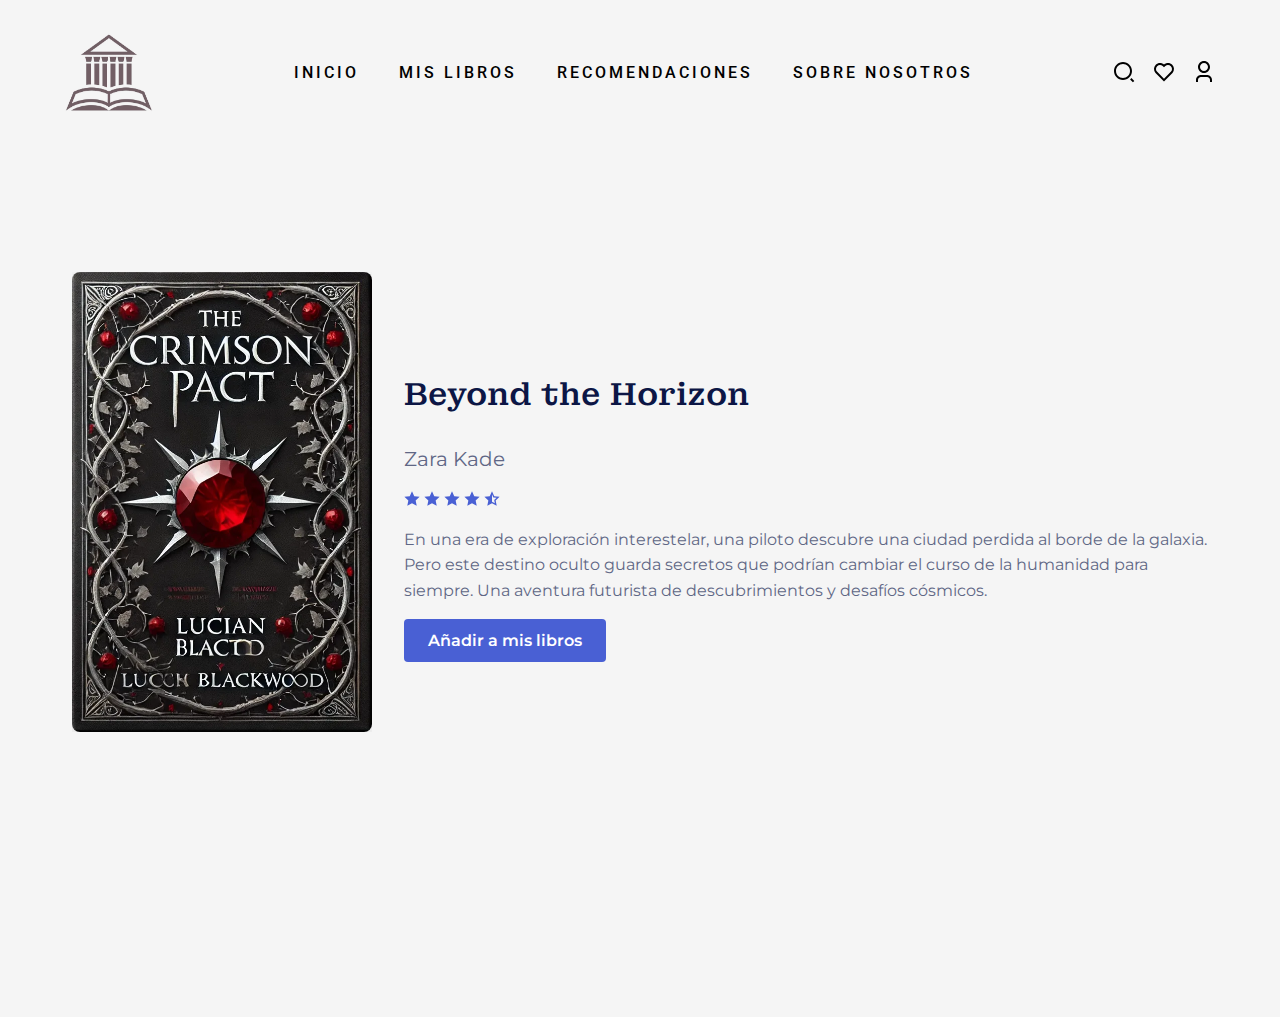
<file: horizon.html>
<!DOCTYPE html>
<html lang="es">

<head>
    <meta charset="UTF-8">
    <meta name="viewport" content="width=device-width, initial-scale=1.0">
    <title>Beyond the Horizon</title>

    <!-- enlazar fuentes -->
    <link rel="preconnect" href="https://fonts.googleapis.com">
    <link rel="preconnect" href="https://fonts.gstatic.com" crossorigin>
    <link href="https://fonts.googleapis.com/css2?family=Elsie&family=Montagu+Slab:opsz@16..144&family=Montserrat&family=Roboto&display=swap" rel="stylesheet">
    
    <link rel="stylesheet" href="/css/index.css"> <!--enlazar el archivo css-->
    <link rel="stylesheet" href="/css/detalle.css">
    <link rel="stylesheet" href="/css/recomendaciones.css">
    <script defer src="/js/index.js"></script> <!--enlazar el archivo js-->
</head>

<body>

    <!-- HEADER -->

    <header class="header">

        <!-- Logo -->
        <div class="header__top">
            <div class='header__logo'>
                <a href="/index.html" class="logo__link" title="Ir a la página principal">
                    <img src="/media/logo.webp" alt="Logo" class="logo__img">
                </a>
            </div>

        </div>


        <!-- lista de navegación -->
        <div class="header__nav" id="mobileMenu">
            <ul class="nav__list">
                <li class="nav__item">
                    <a href="/index.html" class="nav__link" title="ir a inicio">Inicio
                    </a>
                </li>
                <li class="nav__item">
                    <a href="/misLibros.html" class="nav__link" title="ir a mis libros">Mis libros
                    </a>
                </li>
                <li class="nav__item">
                    <a href="/recomendaciones.html" class="nav__link"
                        title="ir a mis Recomendaciones">Recomendaciones</a>
                </li>

                <li class="nav__item">
                    <a href="/index.html#about" class="nav__link" title="ir a about">sobre nosotros</a>
                </li>
            </ul>
        </div>

        <div class="hamburger" id="hamburger">
            <span class="bar"></span>
            <span class="bar"></span>
            <span class="bar"></span>
        </div>




        <!-- Acciones adicionales -->

        <nav class="header__nav">

            <div class="nav__actions">

                <!-- Buscar -->
                <svg xmlns="http://www.w3.org/2000/svg" viewBox="0 0 24 24" fill="currentColor"
                    class="actions__button" id="search-button">
                    <path
                        d="M11 2C15.968 2 20 6.032 20 11C20 15.968 15.968 20 11 20C6.032 20 2 15.968 2 11C2 6.032 6.032 2 11 2ZM11 18C14.8675 18 18 14.8675 18 11C18 7.1325 14.8675 4 11 4C7.1325 4 4 7.1325 4 11C4 14.8675 7.1325 18 11 18ZM19.4853 18.0711L22.3137 20.8995L20.8995 22.3137L18.0711 19.4853L19.4853 18.0711Z">
                    </path>
                </svg>

                <!-- favoritos -->
                <svg xmlns="http://www.w3.org/2000/svg" viewBox="0 0 24 24" fill="currentColor"
                    class="actions__button" id="fav-button">
                    <path
                        d="M12.001 4.52853C14.35 2.42 17.98 2.49 20.2426 4.75736C22.5053 7.02472 22.583 10.637 20.4786 12.993L11.9999 21.485L3.52138 12.993C1.41705 10.637 1.49571 7.01901 3.75736 4.75736C6.02157 2.49315 9.64519 2.41687 12.001 4.52853ZM18.827 6.1701C17.3279 4.66794 14.9076 4.60701 13.337 6.01687L12.0019 7.21524L10.6661 6.01781C9.09098 4.60597 6.67506 4.66808 5.17157 6.17157C3.68183 7.66131 3.60704 10.0473 4.97993 11.6232L11.9999 18.6543L19.0201 11.6232C20.3935 10.0467 20.319 7.66525 18.827 6.1701Z">
                    </path>
                    <a href="/misLibros.html"></a>
                </svg>

                <!-- Login -->
                <svg xmlns="http://www.w3.org/2000/svg" viewBox="0 0 24 24" fill="currentColor"
                    class="actions__button" id="login-button">
                    <path
                        d="M20 22H18V20C18 18.3431 16.6569 17 15 17H9C7.34315 17 6 18.3431 6 20V22H4V20C4 17.2386 6.23858 15 9 15H15C17.7614 15 20 17.2386 20 20V22ZM12 13C8.68629 13 6 10.3137 6 7C6 3.68629 8.68629 1 12 1C15.3137 1 18 3.68629 18 7C18 10.3137 15.3137 13 12 13ZM12 11C14.2091 11 16 9.20914 16 7C16 4.79086 14.2091 3 12 3C9.79086 3 8 4.79086 8 7C8 9.20914 9.79086 11 12 11Z">
                    </path>
                </svg>
            </div>
        </nav>

        <!-- Fin header -->


        <!-- BUSCAR -->
        <div class="search" id="search-content">
            <form action="#" class="search__form" enctype="multipart/form-data" method="GET">
                <svg xmlns="http://www.w3.org/2000/svg" viewBox="0 0 24 24" fill="currentColor" class="search__icon">
                    <path
                        d="M18.031 16.6168L22.3137 20.8995L20.8995 22.3137L16.6168 18.031C15.0769 19.263 13.124 20 11 20C6.032 20 2 15.968 2 11C2 6.032 6.032 2 11 2C15.968 2 20 6.032 20 11C20 13.124 19.263 15.0769 18.031 16.6168ZM16.0247 15.8748C17.2475 14.6146 18 12.8956 18 11C18 7.1325 14.8675 4 11 4C7.1325 4 4 7.1325 4 11C4 14.8675 7.1325 18 11 18C12.8956 18 14.6146 17.2475 15.8748 16.0247L16.0247 15.8748Z">
                    </path>
                </svg>
                <input type="search" placeholder="¿Qué estás buscando?" class="search__input">
            </form>

            <svg xmlns="http://www.w3.org/2000/svg" viewBox="0 0 24 24" fill="currentColor" class="search__close"
                id="search-close">
                <path
                    d="M11.9997 10.5865L16.9495 5.63672L18.3637 7.05093L13.4139 12.0007L18.3637 16.9504L16.9495 18.3646L11.9997 13.4149L7.04996 18.3646L5.63574 16.9504L10.5855 12.0007L5.63574 7.05093L7.04996 5.63672L11.9997 10.5865Z">
                </path>
            </svg>
        </div>


        <!-- LOGIN -->
        <div class="login" id="login-content">
            <form action="#" class="login__form" enctype="multipart/form-data" method="GET">
                <h3 class="login__title">Inicia Sesión</h3>

                <div class="login__group">
                    <div>
                        <label for="login-email" class="login__label">Email</label>
                        <input type="email" placeholder="ingresa tu email" id="login-email" class="login__input">
                    </div>
                    <div>
                        <label for="login-pass" class="login__label">Contraseña</label>
                        <input type="password" placeholder="ingresa tu contraseña" id="login-pass" class="login__input">
                    </div>
                    <span class="login__signup">
                        ¿No tienes una cuenta? <a href="#">¡Regístrate!</a>
                    </span>

                    <a href="#" class="login__forgot">
                        ¿Olvidaste tu contraseña?
                    </a>

                    <button type="submit" class="login__button button">Iniciar Sesión</button>
                </div>
            </form>

            <svg xmlns="http://www.w3.org/2000/svg" viewBox="0 0 24 24" fill="currentColor" class="login__close"
                id="login-close">
                <path
                    d="M11.9997 10.5865L16.9495 5.63672L18.3637 7.05093L13.4139 12.0007L18.3637 16.9504L16.9495 18.3646L11.9997 13.4149L7.04996 18.3646L5.63574 16.9504L10.5855 12.0007L5.63574 7.05093L7.04996 5.63672L11.9997 10.5865Z">
                </path>
            </svg>
        </div>

    </header>



    <!-- Wild Blooms -->

    <!-- CONTENIDO DEL LIBRO -->
    <section class="detail">

        <!-- Imagen del libro a la izquierda -->
        <div class="detail__image">
            <picture>
                <source srcset="/media/q.webp" type="image/jpeg">
                <img src="/media/q.png" alt="Portada del libro" loading="lazy">
            </picture>
        </div>

        <!-- Detalles del libro a la derecha -->
        <div class="detail__content">

            <!-- Título -->
            <h1 class="detail__title">Beyond the Horizon</h1>

            <!-- Autor -->
            <p class="detail__author">Zara Kade</p>

            <!-- Estrellas (SVGs de estrellas) -->
            <div class="recommendations__stars">
                <svg xmlns="http://www.w3.org/2000/svg" viewBox="0 0 24 24" fill="currentColor">
                    <path
                        d="M12.0006 18.26L4.94715 22.2082L6.52248 14.2799L0.587891 8.7918L8.61493 7.84006L12.0006 0.5L15.3862 7.84006L23.4132 8.7918L17.4787 14.2799L19.054 22.2082L12.0006 18.26Z">
                    </path>
                </svg>
                <svg xmlns="http://www.w3.org/2000/svg" viewBox="0 0 24 24" fill="currentColor">
                    <path
                        d="M12.0006 18.26L4.94715 22.2082L6.52248 14.2799L0.587891 8.7918L8.61493 7.84006L12.0006 0.5L15.3862 7.84006L23.4132 8.7918L17.4787 14.2799L19.054 22.2082L12.0006 18.26Z">
                    </path>
                </svg>
                <svg xmlns="http://www.w3.org/2000/svg" viewBox="0 0 24 24" fill="currentColor">
                    <path
                        d="M12.0006 18.26L4.94715 22.2082L6.52248 14.2799L0.587891 8.7918L8.61493 7.84006L12.0006 0.5L15.3862 7.84006L23.4132 8.7918L17.4787 14.2799L19.054 22.2082L12.0006 18.26Z">
                    </path>
                </svg>
                <svg xmlns="http://www.w3.org/2000/svg" viewBox="0 0 24 24" fill="currentColor">
                    <path
                        d="M12.0006 18.26L4.94715 22.2082L6.52248 14.2799L0.587891 8.7918L8.61493 7.84006L12.0006 0.5L15.3862 7.84006L23.4132 8.7918L17.4787 14.2799L19.054 22.2082L12.0006 18.26Z">
                    </path>
                </svg>
                <svg xmlns="http://www.w3.org/2000/svg" viewBox="0 0 24 24" fill="currentColor">
                    <path
                        d="M12.0006 15.968L16.2473 18.3451L15.2988 13.5717L18.8719 10.2674L14.039 9.69434L12.0006 5.27502V15.968ZM12.0006 18.26L4.94715 22.2082L6.52248 14.2799L0.587891 8.7918L8.61493 7.84006L12.0006 0.5L15.3862 7.84006L23.4132 8.7918L17.4787 14.2799L19.054 22.2082L12.0006 18.26Z">
                    </path>
                </svg>
            </div>

            <!-- Resumen del libro -->
            <p class="detail__summary">En una era de exploración interestelar, una piloto descubre una ciudad
                perdida al borde de la galaxia. Pero este destino oculto guarda secretos que podrían cambiar el curso de
                la humanidad para siempre. Una aventura futurista de descubrimientos y desafíos cósmicos.</p>

            <!-- Botón para añadir a "Mis Libros" -->
            <button class="book__button button">Añadir a mis libros</button>

        </div>
    </section>


    <!-- footer -->

    <footer class="footer appear">
        <div class="footer__container">
            <!-- Navegación -->
            <div class="footer__nav">
                <a href="#home">Inicio</a>
                <a href="#about">Sobre Nosotros</a>
                <a href="#services">Servicios</a>
                <a href="#contact">Contacto</a>
            </div>

            <!-- Redes Sociales -->
            <div class="footer__social">
                <a href="#" title="Instagram" class="footer__social">
                    <svg width="20" height="20" viewBox="0 0 20 20" fill="none" xmlns="http://www.w3.org/2000/svg">
                        <g clip-path="url(#clip0_1355_393)">
                            <path
                                d="M3.33331 6.66659C3.33331 5.78253 3.6845 4.93468 4.30962 4.30956C4.93474 3.68444 5.78259 3.33325 6.66665 3.33325H13.3333C14.2174 3.33325 15.0652 3.68444 15.6903 4.30956C16.3155 4.93468 16.6666 5.78253 16.6666 6.66659V13.3333C16.6666 14.2173 16.3155 15.0652 15.6903 15.6903C15.0652 16.3154 14.2174 16.6666 13.3333 16.6666H6.66665C5.78259 16.6666 4.93474 16.3154 4.30962 15.6903C3.6845 15.0652 3.33331 14.2173 3.33331 13.3333V6.66659Z"
                                stroke="white" stroke-width="1.75" stroke-linecap="round" stroke-linejoin="round" />
                            <path
                                d="M7.5 10C7.5 10.663 7.76339 11.2989 8.23223 11.7678C8.70107 12.2366 9.33696 12.5 10 12.5C10.663 12.5 11.2989 12.2366 11.7678 11.7678C12.2366 11.2989 12.5 10.663 12.5 10C12.5 9.33696 12.2366 8.70107 11.7678 8.23223C11.2989 7.76339 10.663 7.5 10 7.5C9.33696 7.5 8.70107 7.76339 8.23223 8.23223C7.76339 8.70107 7.5 9.33696 7.5 10Z"
                                stroke="white" stroke-width="1.75" stroke-linecap="round" stroke-linejoin="round" />
                            <path d="M13.75 6.25V6.25833" stroke="white" stroke-width="1.75" stroke-linecap="round"
                                stroke-linejoin="round" />
                        </g>
                        <defs>
                            <clipPath id="clip0_1355_393">
                                <rect width="20" height="20" fill="white" />
                            </clipPath>
                        </defs>
                    </svg>
                </a>
                <a href="#" aria-label="Twitter" class="footer__social">
                    <svg width="20" height="20" viewBox="0 0 20 20" fill="none" xmlns="http://www.w3.org/2000/svg">
                        <g clip-path="url(#clip0_1355_398)">
                            <path d="M3.33331 3.33325L13.1108 16.6666H16.6666L6.88915 3.33325H3.33331Z" stroke="white"
                                stroke-width="1.75" stroke-linecap="round" stroke-linejoin="round" />
                            <path d="M3.33331 16.6666L8.97331 11.0266M11.0233 8.97659L16.6666 3.33325" stroke="white"
                                stroke-width="1.75" stroke-linecap="round" stroke-linejoin="round" />
                        </g>
                        <defs>
                            <clipPath id="clip0_1355_398">
                                <rect width="20" height="20" fill="white" />
                            </clipPath>
                        </defs>
                    </svg>
                </a>
                <a href="#" aria-label="Instagram" class="footer__social">
                    <svg xmlns="http://www.w3.org/2000/svg" viewBox="0 0 24 24" fill="currentColor">
                        <path
                            d="M12.001 2C6.47813 2 2.00098 6.47715 2.00098 12C2.00098 16.9913 5.65783 21.1283 10.4385 21.8785V14.8906H7.89941V12H10.4385V9.79688C10.4385 7.29063 11.9314 5.90625 14.2156 5.90625C15.3097 5.90625 16.4541 6.10156 16.4541 6.10156V8.5625H15.1931C13.9509 8.5625 13.5635 9.33334 13.5635 10.1242V12H16.3369L15.8936 14.8906H13.5635V21.8785C18.3441 21.1283 22.001 16.9913 22.001 12C22.001 6.47715 17.5238 2 12.001 2Z">
                        </path>
                    </svg>
                </a>
            </div>

            <!-- Derechos de Autor -->
            <p class="footer__copyright">
                &copy; 2024 Infinite Paths. Todos los derechos reservados.
            </p>
        </div>
    </footer>

</body>

</html>
</file>
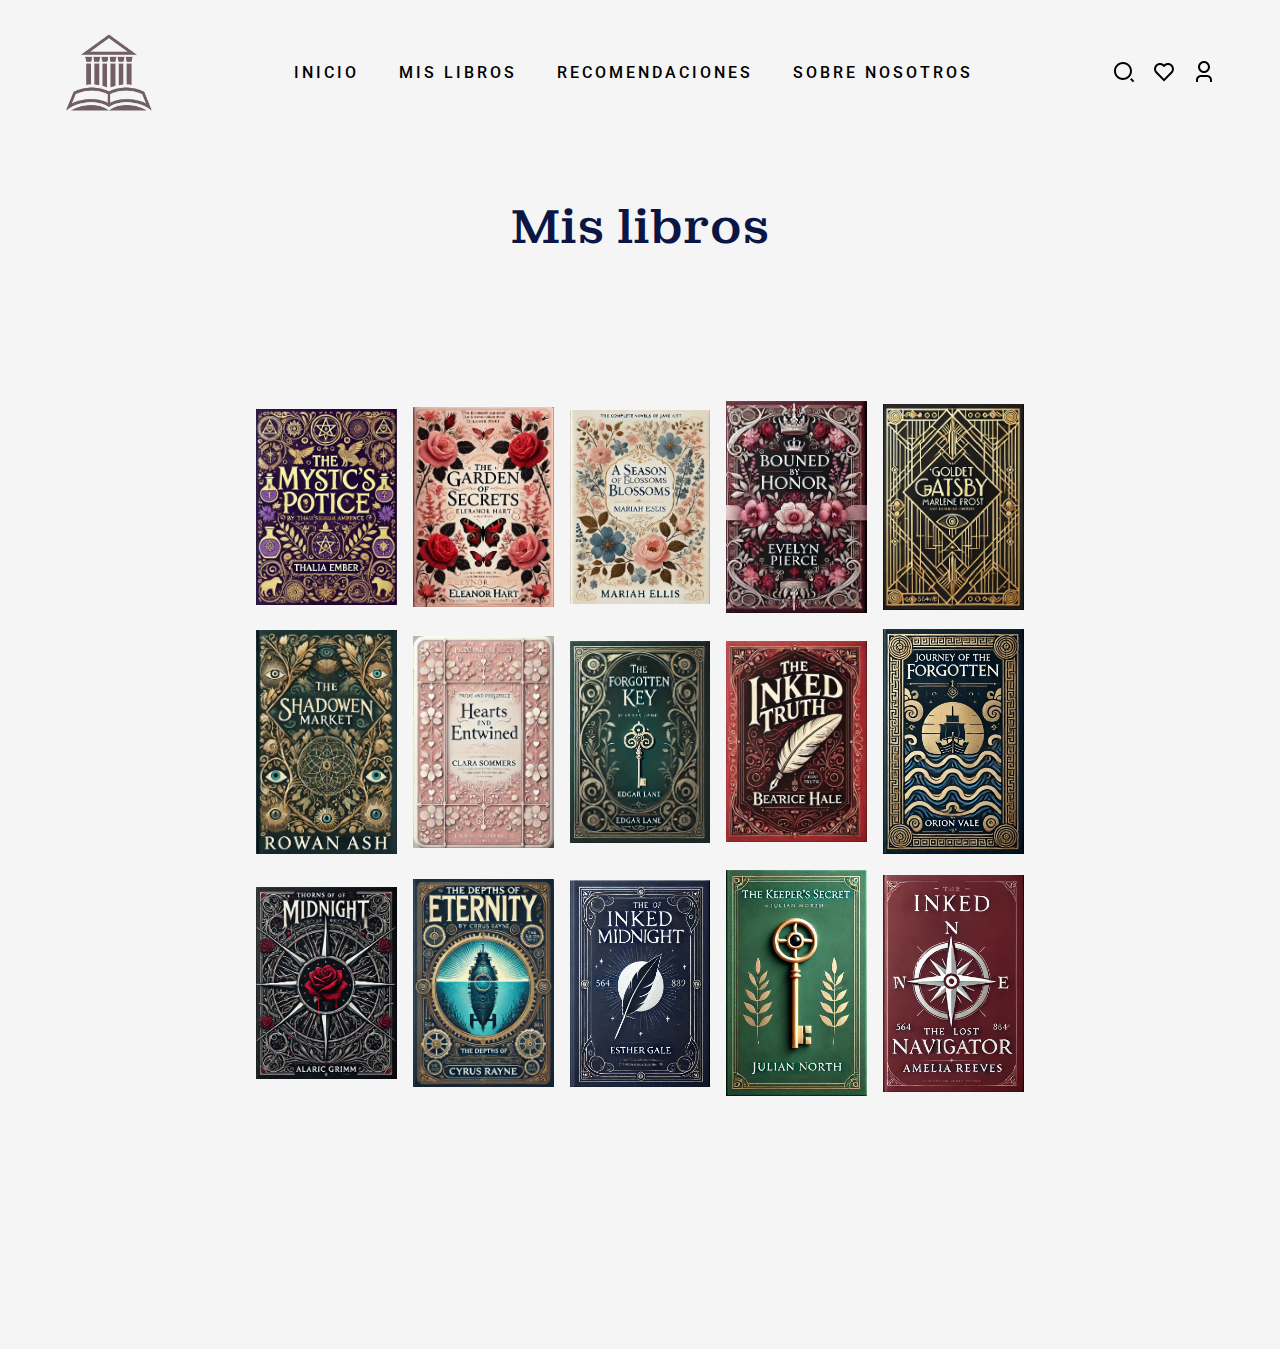
<file: misLibros.html>
<!DOCTYPE html>
<html lang="es">

<head>
    <meta charset="UTF-8">
    <meta name="viewport" content="width=device-width, initial-scale=1.0">
    <title>Mis libros</title>

    <!-- enlazar fuentes -->
    <link rel="preconnect" href="https://fonts.googleapis.com">
    <link rel="preconnect" href="https://fonts.gstatic.com" crossorigin>
    <link href="https://fonts.googleapis.com/css2?family=Elsie&family=Montagu+Slab:opsz@16..144&family=Montserrat&family=Roboto&display=swap" rel="stylesheet">
    
    <link rel="stylesheet" href="/css/index.css">
    <link rel="stylesheet" href="/css/misLibros.css">

    <script defer src="/js/index.js"></script> <!--enlazar el archivo js-->
</head>

<body>

    <!-- HEADER -->

    <header class="header">

        <!-- Logo -->
        <div class="header__top">
            <div class='header__logo'>
                <a href="/index.html" class="logo__link" title="Ir a la página principal">
                    <img src="/media/logo.webp" alt="Logo" class="logo__img">
                </a>
            </div>

        </div>


        <!-- lista de navegación -->
        <div class="header__nav" id="mobileMenu">
            <ul class="nav__list">
                <li class="nav__item">
                    <a href="/index.html" class="nav__link" title="ir a inicio">Inicio
                    </a>
                </li>
                <li class="nav__item">
                    <a href="/misLibros.html" class="nav__link" title="ir a mis libros">Mis libros
                    </a>
                </li>
                <li class="nav__item">
                    <a href="/recomendaciones.html" class="nav__link"
                        title="ir a mis Recomendaciones">Recomendaciones</a>
                </li>

                <li class="nav__item">
                    <a href="/index.html#about" class="nav__link" title="ir a about">sobre nosotros</a>
                </li>
            </ul>
        </div>

        <div class="hamburger" id="hamburger">
            <span class="bar"></span>
            <span class="bar"></span>
            <span class="bar"></span>
        </div>




        <!-- Acciones adicionales -->

        <nav class="header__nav">

            <div class="nav__actions">

                <!-- Buscar -->
                <svg xmlns="http://www.w3.org/2000/svg" viewBox="0 0 24 24" fill="currentColor"
                    class="actions__button" id="search-button">
                    <path
                        d="M11 2C15.968 2 20 6.032 20 11C20 15.968 15.968 20 11 20C6.032 20 2 15.968 2 11C2 6.032 6.032 2 11 2ZM11 18C14.8675 18 18 14.8675 18 11C18 7.1325 14.8675 4 11 4C7.1325 4 4 7.1325 4 11C4 14.8675 7.1325 18 11 18ZM19.4853 18.0711L22.3137 20.8995L20.8995 22.3137L18.0711 19.4853L19.4853 18.0711Z">
                    </path>
                </svg>

                <!-- favoritos -->
                <svg xmlns="http://www.w3.org/2000/svg" viewBox="0 0 24 24" fill="currentColor"
                    class="actions__button" id="fav-button">
                    <path
                        d="M12.001 4.52853C14.35 2.42 17.98 2.49 20.2426 4.75736C22.5053 7.02472 22.583 10.637 20.4786 12.993L11.9999 21.485L3.52138 12.993C1.41705 10.637 1.49571 7.01901 3.75736 4.75736C6.02157 2.49315 9.64519 2.41687 12.001 4.52853ZM18.827 6.1701C17.3279 4.66794 14.9076 4.60701 13.337 6.01687L12.0019 7.21524L10.6661 6.01781C9.09098 4.60597 6.67506 4.66808 5.17157 6.17157C3.68183 7.66131 3.60704 10.0473 4.97993 11.6232L11.9999 18.6543L19.0201 11.6232C20.3935 10.0467 20.319 7.66525 18.827 6.1701Z">
                    </path>
                    <a href="/misLibros.html"></a>
                </svg>

                <!-- Login -->
                <svg xmlns="http://www.w3.org/2000/svg" viewBox="0 0 24 24" fill="currentColor"
                    class="actions__button" id="login-button">
                    <path
                        d="M20 22H18V20C18 18.3431 16.6569 17 15 17H9C7.34315 17 6 18.3431 6 20V22H4V20C4 17.2386 6.23858 15 9 15H15C17.7614 15 20 17.2386 20 20V22ZM12 13C8.68629 13 6 10.3137 6 7C6 3.68629 8.68629 1 12 1C15.3137 1 18 3.68629 18 7C18 10.3137 15.3137 13 12 13ZM12 11C14.2091 11 16 9.20914 16 7C16 4.79086 14.2091 3 12 3C9.79086 3 8 4.79086 8 7C8 9.20914 9.79086 11 12 11Z">
                    </path>
                </svg>
            </div>
        </nav>

        <!-- Fin header -->


        <!-- BUSCAR -->
        <div class="search" id="search-content">
            <form action="#" class="search__form" enctype="multipart/form-data" method="GET">
                <svg xmlns="http://www.w3.org/2000/svg" viewBox="0 0 24 24" fill="currentColor" class="search__icon">
                    <path
                        d="M18.031 16.6168L22.3137 20.8995L20.8995 22.3137L16.6168 18.031C15.0769 19.263 13.124 20 11 20C6.032 20 2 15.968 2 11C2 6.032 6.032 2 11 2C15.968 2 20 6.032 20 11C20 13.124 19.263 15.0769 18.031 16.6168ZM16.0247 15.8748C17.2475 14.6146 18 12.8956 18 11C18 7.1325 14.8675 4 11 4C7.1325 4 4 7.1325 4 11C4 14.8675 7.1325 18 11 18C12.8956 18 14.6146 17.2475 15.8748 16.0247L16.0247 15.8748Z">
                    </path>
                </svg>
                <input type="search" placeholder="¿Qué estás buscando?" class="search__input">
            </form>

            <svg xmlns="http://www.w3.org/2000/svg" viewBox="0 0 24 24" fill="currentColor" class="search__close"
                id="search-close">
                <path
                    d="M11.9997 10.5865L16.9495 5.63672L18.3637 7.05093L13.4139 12.0007L18.3637 16.9504L16.9495 18.3646L11.9997 13.4149L7.04996 18.3646L5.63574 16.9504L10.5855 12.0007L5.63574 7.05093L7.04996 5.63672L11.9997 10.5865Z">
                </path>
            </svg>
        </div>


        <!-- LOGIN -->
        <div class="login" id="login-content">
            <form action="#" class="login__form" enctype="multipart/form-data" method="GET">
                <h3 class="login__title">Inicia Sesión</h3>

                <div class="login__group">
                    <div>
                        <label for="login-email" class="login__label">Email</label>
                        <input type="email" placeholder="ingresa tu email" id="login-email" class="login__input">
                    </div>
                    <div>
                        <label for="login-pass" class="login__label">Contraseña</label>
                        <input type="password" placeholder="ingresa tu contraseña" id="login-pass" class="login__input">
                    </div>
                    <span class="login__signup">
                        ¿No tienes una cuenta? <a href="#">¡Regístrate!</a>
                    </span>

                    <a href="#" class="login__forgot">
                        ¿Olvidaste tu contraseña?
                    </a>

                    <button type="submit" class="login__button button">Iniciar Sesión</button>
                </div>
            </form>

            <svg xmlns="http://www.w3.org/2000/svg" viewBox="0 0 24 24" fill="currentColor" class="login__close"
                id="login-close">
                <path
                    d="M11.9997 10.5865L16.9495 5.63672L18.3637 7.05093L13.4139 12.0007L18.3637 16.9504L16.9495 18.3646L11.9997 13.4149L7.04996 18.3646L5.63574 16.9504L10.5855 12.0007L5.63574 7.05093L7.04996 5.63672L11.9997 10.5865Z">
                </path>
            </svg>
        </div>

    </header>




    <!-- MIS LIBROS -->
    <h1 class="section__title " id="libros">Mis libros</h1>

    <div class="grid">
        <div class="grid__item">
            <picture>
                <source srcset="/media/a.webp">
                <img src="/media/a.png" alt="The Mystic Potion" loading="lazy">
            </picture>
        </div>
        <div class="grid__item">
            <picture>
                <source srcset="/media/b.webp">
                <img src="/media/b.png" alt="The Garden of Secrets" loading="lazy">
            </picture>
        </div>
        <div class="grid__item">
            <picture>
                <source srcset="/media/c.webp">
                <img src="/media/c.png" alt="Season Blossom" loading="lazy">
            </picture>
        </div>
        <div class="grid__item">
            <picture>
                <source srcset="/media/d.webp">
                <img src="/media/d.png" alt="Journey honor" loading="lazy">
            </picture>
        </div>
        <div class="grid__item">
            <picture>
                <source srcset="/media/e.webp">
                <img src="/media/e.png" alt="gatsby" loading="lazy">
            </picture>
        </div>
        <div class="grid__item">
            <picture>
                <source srcset="/media/f.webp">
                <img src="/media/f.png" alt="shadow" loading="lazy">
            </picture>
        </div>
        <div class="grid__item">
            <picture>
                <source srcset="/media/g.webp">
                <img src="/media/g.png" alt="hearts" loading="lazy">
            </picture>
        </div>
        <div class="grid__item">
            <picture>
                <source srcset="/media/h.webp">
                <img src="/media/h.png" alt="key" loading="lazy">
            </picture>
        </div>
        <div class="grid__item">
            <picture>
                <source srcset="/media/i.webp">
                <img src="/media/i.png" alt="ink" loading="lazy">
            </picture>
        </div>
        <div class="grid__item">
            <picture>
                <source srcset="/media/j.webp">
                <img src="/media/j.png" alt="forgotten" loading="lazy">
            </picture>
        </div>
        <div class="grid__item">
            <picture>
                <source srcset="/media/k.webp">
                <img src="/media/k.webp" alt="midnight" loading="lazy">
            </picture>
        </div>
        <div class="grid__item">
            <picture>
                <source srcset="/media/l.webp">
                <img src="/media/l.png" alt="eternity" loading="lazy">
            </picture>
        </div>
        <div class="grid__item">
            <picture>
                <source srcset="/media/m.webp">
                <img src="/media/m.png" alt="imagen 13" loading="lazy">
            </picture>
        </div>
        <div class="grid__item">
            <picture>
                <source srcset="/media/n.webp">
                <img src="/media/n.png" alt="imagen 14" loading="lazy">
            </picture>
        </div>
        <div class="grid__item">
            <picture>
                <source srcset="/media/o.webp">
                <img src="/media/o.png" alt="imagen 15" loading="lazy">
            </picture>
        </div>

    </div>


    <!-- footer -->

    <footer class="footer appear">
        <div class="footer__container">
            <!-- Navegación -->
            <div class="footer__nav">
                <a href="#home">Inicio</a>
                <a href="#about">Sobre Nosotros</a>
                <a href="#services">Servicios</a>
                <a href="#contact">Contacto</a>
            </div>

            <!-- Redes Sociales -->
            <div class="footer__social">
                <a href="#" title="Instagram" class="footer__social">
                    <svg width="20" height="20" viewBox="0 0 20 20" fill="none" xmlns="http://www.w3.org/2000/svg">
                        <g clip-path="url(#clip0_1355_393)">
                            <path
                                d="M3.33331 6.66659C3.33331 5.78253 3.6845 4.93468 4.30962 4.30956C4.93474 3.68444 5.78259 3.33325 6.66665 3.33325H13.3333C14.2174 3.33325 15.0652 3.68444 15.6903 4.30956C16.3155 4.93468 16.6666 5.78253 16.6666 6.66659V13.3333C16.6666 14.2173 16.3155 15.0652 15.6903 15.6903C15.0652 16.3154 14.2174 16.6666 13.3333 16.6666H6.66665C5.78259 16.6666 4.93474 16.3154 4.30962 15.6903C3.6845 15.0652 3.33331 14.2173 3.33331 13.3333V6.66659Z"
                                stroke="white" stroke-width="1.75" stroke-linecap="round" stroke-linejoin="round" />
                            <path
                                d="M7.5 10C7.5 10.663 7.76339 11.2989 8.23223 11.7678C8.70107 12.2366 9.33696 12.5 10 12.5C10.663 12.5 11.2989 12.2366 11.7678 11.7678C12.2366 11.2989 12.5 10.663 12.5 10C12.5 9.33696 12.2366 8.70107 11.7678 8.23223C11.2989 7.76339 10.663 7.5 10 7.5C9.33696 7.5 8.70107 7.76339 8.23223 8.23223C7.76339 8.70107 7.5 9.33696 7.5 10Z"
                                stroke="white" stroke-width="1.75" stroke-linecap="round" stroke-linejoin="round" />
                            <path d="M13.75 6.25V6.25833" stroke="white" stroke-width="1.75" stroke-linecap="round"
                                stroke-linejoin="round" />
                        </g>
                        <defs>
                            <clipPath id="clip0_1355_393">
                                <rect width="20" height="20" fill="white" />
                            </clipPath>
                        </defs>
                    </svg>
                </a>
                <a href="#" aria-label="Twitter" class="footer__social">
                    <svg width="20" height="20" viewBox="0 0 20 20" fill="none" xmlns="http://www.w3.org/2000/svg">
                        <g clip-path="url(#clip0_1355_398)">
                            <path d="M3.33331 3.33325L13.1108 16.6666H16.6666L6.88915 3.33325H3.33331Z" stroke="white"
                                stroke-width="1.75" stroke-linecap="round" stroke-linejoin="round" />
                            <path d="M3.33331 16.6666L8.97331 11.0266M11.0233 8.97659L16.6666 3.33325" stroke="white"
                                stroke-width="1.75" stroke-linecap="round" stroke-linejoin="round" />
                        </g>
                        <defs>
                            <clipPath id="clip0_1355_398">
                                <rect width="20" height="20" fill="white" />
                            </clipPath>
                        </defs>
                    </svg>
                </a>
                <a href="#" aria-label="Instagram" class="footer__social">
                    <svg xmlns="http://www.w3.org/2000/svg" viewBox="0 0 24 24" fill="currentColor">
                        <path
                            d="M12.001 2C6.47813 2 2.00098 6.47715 2.00098 12C2.00098 16.9913 5.65783 21.1283 10.4385 21.8785V14.8906H7.89941V12H10.4385V9.79688C10.4385 7.29063 11.9314 5.90625 14.2156 5.90625C15.3097 5.90625 16.4541 6.10156 16.4541 6.10156V8.5625H15.1931C13.9509 8.5625 13.5635 9.33334 13.5635 10.1242V12H16.3369L15.8936 14.8906H13.5635V21.8785C18.3441 21.1283 22.001 16.9913 22.001 12C22.001 6.47715 17.5238 2 12.001 2Z">
                        </path>
                    </svg>
                </a>
            </div>

            <!-- Derechos de Autor -->
            <p class="footer__copyright">
                &copy; 2024 Infinite Paths. Todos los derechos reservados.
            </p>
        </div>
    </footer>

</body>

</html>
</file>
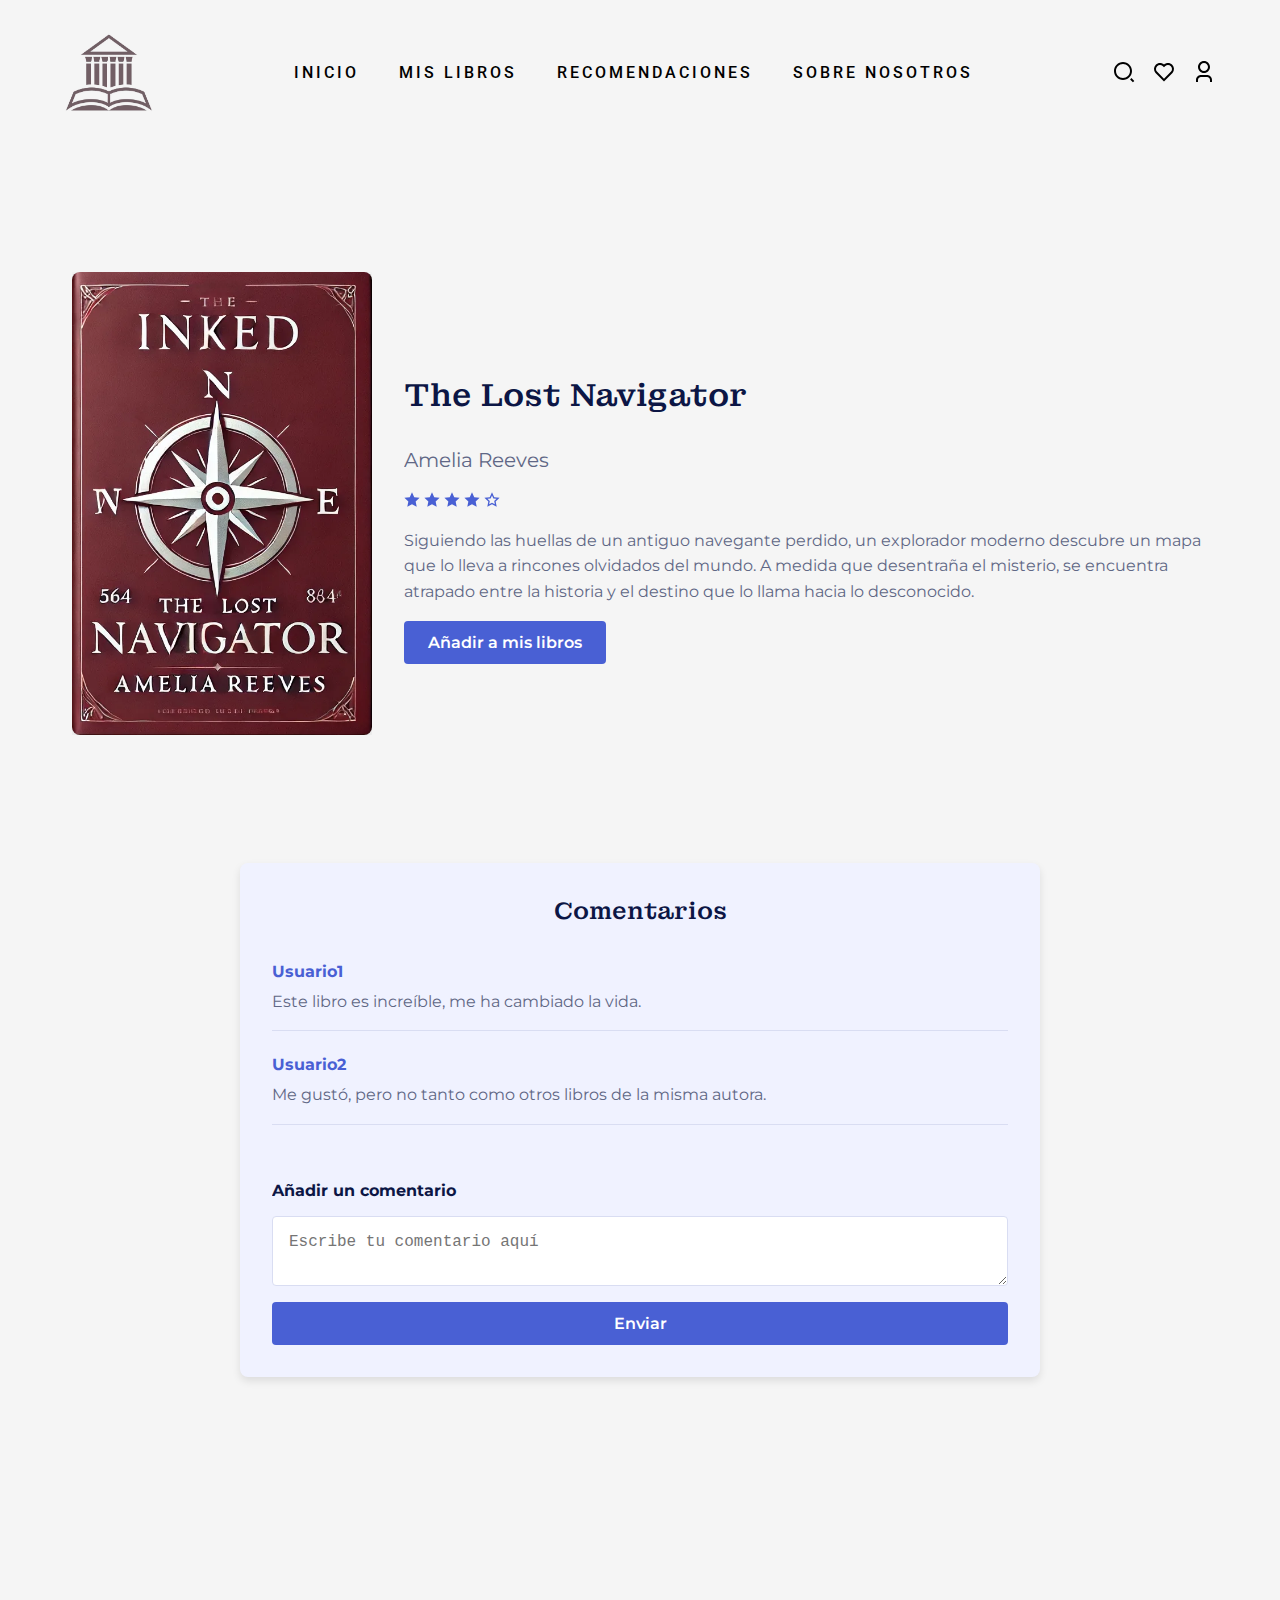
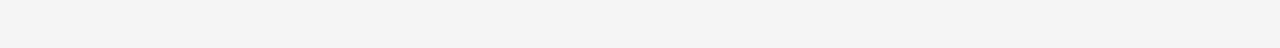
<file: navigator.html>
<!DOCTYPE html>
<html lang="es">

<head>
    <meta charset="UTF-8">
    <meta name="viewport" content="width=device-width, initial-scale=1.0">
    <title>The Lost Navigator</title>

    <!-- enlazar fuentes -->
    <link rel="preconnect" href="https://fonts.googleapis.com">
    <link rel="preconnect" href="https://fonts.gstatic.com" crossorigin>
    <link
        href="https://fonts.googleapis.com/css2?family=Elsie&family=Montagu+Slab:opsz@16..144&family=Montserrat&family=Roboto&display=swap"
        rel="stylesheet">

    <link rel="stylesheet" href="/css/index.css"> <!--enlazar el archivo css-->
    <link rel="stylesheet" href="/css/detalle.css">
    <link rel="stylesheet" href="/css/recomendaciones.css">
    <script defer src="/js/index.js"></script> <!--enlazar el archivo js-->
</head>

<body>


    <!-- HEADER -->

    <header class="header">

        <!-- Logo -->
        <div class="header__top">
            <div class='header__logo'>
                <a href="/index.html" class="logo__link" title="Ir a la página principal">
                    <img src="/media/logo.webp" alt="Logo" class="logo__img">
                </a>
            </div>

        </div>


        <!-- lista de navegación -->
        <div class="header__nav" id="mobileMenu">
            <ul class="nav__list">
                <li class="nav__item">
                    <a href="/index.html" class="nav__link" title="ir a inicio">Inicio
                    </a>
                </li>
                <li class="nav__item">
                    <a href="/misLibros.html" class="nav__link" title="ir a mis libros">Mis libros
                    </a>
                </li>
                <li class="nav__item">
                    <a href="/recomendaciones.html" class="nav__link"
                        title="ir a mis Recomendaciones">Recomendaciones</a>
                </li>

                <li class="nav__item">
                    <a href="/index.html#about" class="nav__link" title="ir a about">sobre nosotros</a>
                </li>
            </ul>
        </div>

        <div class="hamburger" id="hamburger">
            <span class="bar"></span>
            <span class="bar"></span>
            <span class="bar"></span>
        </div>




        <!-- Acciones adicionales -->

        <nav class="header__nav">

            <div class="nav__actions">

                <!-- Buscar -->
                <svg xmlns="http://www.w3.org/2000/svg" viewBox="0 0 24 24" fill="currentColor" class="actions__button"
                    id="search-button">
                    <path
                        d="M11 2C15.968 2 20 6.032 20 11C20 15.968 15.968 20 11 20C6.032 20 2 15.968 2 11C2 6.032 6.032 2 11 2ZM11 18C14.8675 18 18 14.8675 18 11C18 7.1325 14.8675 4 11 4C7.1325 4 4 7.1325 4 11C4 14.8675 7.1325 18 11 18ZM19.4853 18.0711L22.3137 20.8995L20.8995 22.3137L18.0711 19.4853L19.4853 18.0711Z">
                    </path>
                </svg>

                <!-- favoritos -->
                <svg xmlns="http://www.w3.org/2000/svg" viewBox="0 0 24 24" fill="currentColor" class="actions__button"
                    id="fav-button">
                    <path
                        d="M12.001 4.52853C14.35 2.42 17.98 2.49 20.2426 4.75736C22.5053 7.02472 22.583 10.637 20.4786 12.993L11.9999 21.485L3.52138 12.993C1.41705 10.637 1.49571 7.01901 3.75736 4.75736C6.02157 2.49315 9.64519 2.41687 12.001 4.52853ZM18.827 6.1701C17.3279 4.66794 14.9076 4.60701 13.337 6.01687L12.0019 7.21524L10.6661 6.01781C9.09098 4.60597 6.67506 4.66808 5.17157 6.17157C3.68183 7.66131 3.60704 10.0473 4.97993 11.6232L11.9999 18.6543L19.0201 11.6232C20.3935 10.0467 20.319 7.66525 18.827 6.1701Z">
                    </path>
                    <a href="/misLibros.html"></a>
                </svg>

                <!-- Login -->
                <svg xmlns="http://www.w3.org/2000/svg" viewBox="0 0 24 24" fill="currentColor" class="actions__button"
                    id="login-button">
                    <path
                        d="M20 22H18V20C18 18.3431 16.6569 17 15 17H9C7.34315 17 6 18.3431 6 20V22H4V20C4 17.2386 6.23858 15 9 15H15C17.7614 15 20 17.2386 20 20V22ZM12 13C8.68629 13 6 10.3137 6 7C6 3.68629 8.68629 1 12 1C15.3137 1 18 3.68629 18 7C18 10.3137 15.3137 13 12 13ZM12 11C14.2091 11 16 9.20914 16 7C16 4.79086 14.2091 3 12 3C9.79086 3 8 4.79086 8 7C8 9.20914 9.79086 11 12 11Z">
                    </path>
                </svg>
            </div>
        </nav>

        <!-- Fin header -->


        <!-- BUSCAR -->
        <div class="search" id="search-content">
            <form action="#" class="search__form" enctype="multipart/form-data" method="GET">
                <svg xmlns="http://www.w3.org/2000/svg" viewBox="0 0 24 24" fill="currentColor" class="search__icon">
                    <path
                        d="M18.031 16.6168L22.3137 20.8995L20.8995 22.3137L16.6168 18.031C15.0769 19.263 13.124 20 11 20C6.032 20 2 15.968 2 11C2 6.032 6.032 2 11 2C15.968 2 20 6.032 20 11C20 13.124 19.263 15.0769 18.031 16.6168ZM16.0247 15.8748C17.2475 14.6146 18 12.8956 18 11C18 7.1325 14.8675 4 11 4C7.1325 4 4 7.1325 4 11C4 14.8675 7.1325 18 11 18C12.8956 18 14.6146 17.2475 15.8748 16.0247L16.0247 15.8748Z">
                    </path>
                </svg>
                <input type="search" placeholder="¿Qué estás buscando?" class="search__input">
            </form>

            <svg xmlns="http://www.w3.org/2000/svg" viewBox="0 0 24 24" fill="currentColor" class="search__close"
                id="search-close">
                <path
                    d="M11.9997 10.5865L16.9495 5.63672L18.3637 7.05093L13.4139 12.0007L18.3637 16.9504L16.9495 18.3646L11.9997 13.4149L7.04996 18.3646L5.63574 16.9504L10.5855 12.0007L5.63574 7.05093L7.04996 5.63672L11.9997 10.5865Z">
                </path>
            </svg>
        </div>


        <!-- LOGIN -->
        <div class="login" id="login-content">
            <form action="#" class="login__form" enctype="multipart/form-data" method="GET">
                <h3 class="login__title">Inicia Sesión</h3>

                <div class="login__group">
                    <div>
                        <label for="login-email" class="login__label">Email</label>
                        <input type="email" placeholder="ingresa tu email" id="login-email" class="login__input">
                    </div>
                    <div>
                        <label for="login-pass" class="login__label">Contraseña</label>
                        <input type="password" placeholder="ingresa tu contraseña" id="login-pass" class="login__input">
                    </div>
                    <span class="login__signup">
                        ¿No tienes una cuenta? <a href="#">¡Regístrate!</a>
                    </span>

                    <a href="#" class="login__forgot">
                        ¿Olvidaste tu contraseña?
                    </a>

                    <button type="submit" class="login__button button">Iniciar Sesión</button>
                </div>
            </form>

            <svg xmlns="http://www.w3.org/2000/svg" viewBox="0 0 24 24" fill="currentColor" class="login__close"
                id="login-close">
                <path
                    d="M11.9997 10.5865L16.9495 5.63672L18.3637 7.05093L13.4139 12.0007L18.3637 16.9504L16.9495 18.3646L11.9997 13.4149L7.04996 18.3646L5.63574 16.9504L10.5855 12.0007L5.63574 7.05093L7.04996 5.63672L11.9997 10.5865Z">
                </path>
            </svg>
        </div>

    </header>

    <!-- The Lost Navigator -->

    <!-- CONTENIDO DEL LIBRO -->
    <section class="detail">

        <!-- Imagen del libro a la izquierda -->
        <div class="detail__image">
            <picture>
                <source srcset="/media/o.webp" type="image/jpeg">
                <img src="/media/o.png" alt="Portada del libro" loading="lazy">
            </picture>
        </div>

        <!-- Detalles del libro a la derecha -->
        <div class="detail__content">

            <!-- Título -->
            <h1 class="detail__title">The Lost Navigator</h1>

            <!-- Autor -->
            <p class="detail__author">Amelia Reeves</p>

            <!-- Estrellas (SVGs de estrellas) -->
            <div class="recommendations__stars">
                <svg xmlns="http://www.w3.org/2000/svg" viewBox="0 0 24 24" fill="currentColor">
                    <path
                        d="M12.0006 18.26L4.94715 22.2082L6.52248 14.2799L0.587891 8.7918L8.61493 7.84006L12.0006 0.5L15.3862 7.84006L23.4132 8.7918L17.4787 14.2799L19.054 22.2082L12.0006 18.26Z">
                    </path>
                </svg>
                <svg xmlns="http://www.w3.org/2000/svg" viewBox="0 0 24 24" fill="currentColor">
                    <path
                        d="M12.0006 18.26L4.94715 22.2082L6.52248 14.2799L0.587891 8.7918L8.61493 7.84006L12.0006 0.5L15.3862 7.84006L23.4132 8.7918L17.4787 14.2799L19.054 22.2082L12.0006 18.26Z">
                    </path>
                </svg>
                <svg xmlns="http://www.w3.org/2000/svg" viewBox="0 0 24 24" fill="currentColor">
                    <path
                        d="M12.0006 18.26L4.94715 22.2082L6.52248 14.2799L0.587891 8.7918L8.61493 7.84006L12.0006 0.5L15.3862 7.84006L23.4132 8.7918L17.4787 14.2799L19.054 22.2082L12.0006 18.26Z">
                    </path>
                </svg>
                <svg xmlns="http://www.w3.org/2000/svg" viewBox="0 0 24 24" fill="currentColor">
                    <path
                        d="M12.0006 18.26L4.94715 22.2082L6.52248 14.2799L0.587891 8.7918L8.61493 7.84006L12.0006 0.5L15.3862 7.84006L23.4132 8.7918L17.4787 14.2799L19.054 22.2082L12.0006 18.26Z">
                    </path>
                </svg>
                <svg xmlns="http://www.w3.org/2000/svg" viewBox="0 0 24 24" fill="currentColor">
                    <path
                        d="M12.0006 18.26L4.94715 22.2082L6.52248 14.2799L0.587891 8.7918L8.61493 7.84006L12.0006 0.5L15.3862 7.84006L23.4132 8.7918L17.4787 14.2799L19.054 22.2082L12.0006 18.26ZM12.0006 15.968L16.2473 18.3451L15.2988 13.5717L18.8719 10.2674L14.039 9.69434L12.0006 5.27502L9.96214 9.69434L5.12921 10.2674L8.70231 13.5717L7.75383 18.3451L12.0006 15.968Z">
                    </path>
                </svg>
            </div>

            <!-- Resumen del libro -->
            <p class="detail__summary">Siguiendo las huellas de un antiguo navegante perdido, un explorador moderno
                descubre un mapa que lo lleva a rincones olvidados del mundo. A medida que desentraña el misterio, se
                encuentra atrapado entre la historia y el destino que lo llama hacia lo desconocido.</p>

            <!-- Botón para añadir a "Mis Libros" -->
            <button class="book__button button">Añadir a mis libros</button>

        </div>
    </section>



    <!-- COMENTARIOS -->

    <section class="comments">
        <h2 class="comments__title">Comentarios</h2>

        <!-- Lista de comentarios ya publicados -->
        <div class="comments__list">
            <div class="comment">
                <p class="comment__author">Usuario1</p>
                <p class="comment__text">Este libro es increíble, me ha cambiado la vida.</p>
            </div>
            <div class="comment">
                <p class="comment__author">Usuario2</p>
                <p class="comment__text">Me gustó, pero no tanto como otros libros de la misma autora.</p>
            </div>
        </div>

        <!-- Formulario para agregar un comentario -->
        <form class="comments__form">
            <label for="comment-text" class="comments__label">Añadir un comentario</label>
            <textarea id="comment-text" class="comments__input" placeholder="Escribe tu comentario aquí"></textarea>
            <button type="submit" class="comments__button button">Enviar</button>
        </form>
    </section>


    <!-- footer -->

    <footer class="footer appear">
        <div class="footer__container">
            <!-- Navegación -->
            <div class="footer__nav">
                <a href="#home">Inicio</a>
                <a href="#about">Sobre Nosotros</a>
                <a href="#services">Servicios</a>
                <a href="#contact">Contacto</a>
            </div>

            <!-- Redes Sociales -->
            <div class="footer__social">
                <a href="#" title="Instagram" class="footer__social">
                    <svg width="20" height="20" viewBox="0 0 20 20" fill="none" xmlns="http://www.w3.org/2000/svg">
                        <g clip-path="url(#clip0_1355_393)">
                            <path
                                d="M3.33331 6.66659C3.33331 5.78253 3.6845 4.93468 4.30962 4.30956C4.93474 3.68444 5.78259 3.33325 6.66665 3.33325H13.3333C14.2174 3.33325 15.0652 3.68444 15.6903 4.30956C16.3155 4.93468 16.6666 5.78253 16.6666 6.66659V13.3333C16.6666 14.2173 16.3155 15.0652 15.6903 15.6903C15.0652 16.3154 14.2174 16.6666 13.3333 16.6666H6.66665C5.78259 16.6666 4.93474 16.3154 4.30962 15.6903C3.6845 15.0652 3.33331 14.2173 3.33331 13.3333V6.66659Z"
                                stroke="white" stroke-width="1.75" stroke-linecap="round" stroke-linejoin="round" />
                            <path
                                d="M7.5 10C7.5 10.663 7.76339 11.2989 8.23223 11.7678C8.70107 12.2366 9.33696 12.5 10 12.5C10.663 12.5 11.2989 12.2366 11.7678 11.7678C12.2366 11.2989 12.5 10.663 12.5 10C12.5 9.33696 12.2366 8.70107 11.7678 8.23223C11.2989 7.76339 10.663 7.5 10 7.5C9.33696 7.5 8.70107 7.76339 8.23223 8.23223C7.76339 8.70107 7.5 9.33696 7.5 10Z"
                                stroke="white" stroke-width="1.75" stroke-linecap="round" stroke-linejoin="round" />
                            <path d="M13.75 6.25V6.25833" stroke="white" stroke-width="1.75" stroke-linecap="round"
                                stroke-linejoin="round" />
                        </g>
                        <defs>
                            <clipPath id="clip0_1355_393">
                                <rect width="20" height="20" fill="white" />
                            </clipPath>
                        </defs>
                    </svg>
                </a>
                <a href="#" aria-label="Twitter" class="footer__social">
                    <svg width="20" height="20" viewBox="0 0 20 20" fill="none" xmlns="http://www.w3.org/2000/svg">
                        <g clip-path="url(#clip0_1355_398)">
                            <path d="M3.33331 3.33325L13.1108 16.6666H16.6666L6.88915 3.33325H3.33331Z" stroke="white"
                                stroke-width="1.75" stroke-linecap="round" stroke-linejoin="round" />
                            <path d="M3.33331 16.6666L8.97331 11.0266M11.0233 8.97659L16.6666 3.33325" stroke="white"
                                stroke-width="1.75" stroke-linecap="round" stroke-linejoin="round" />
                        </g>
                        <defs>
                            <clipPath id="clip0_1355_398">
                                <rect width="20" height="20" fill="white" />
                            </clipPath>
                        </defs>
                    </svg>
                </a>
                <a href="#" aria-label="Instagram" class="footer__social">
                    <svg xmlns="http://www.w3.org/2000/svg" viewBox="0 0 24 24" fill="currentColor">
                        <path
                            d="M12.001 2C6.47813 2 2.00098 6.47715 2.00098 12C2.00098 16.9913 5.65783 21.1283 10.4385 21.8785V14.8906H7.89941V12H10.4385V9.79688C10.4385 7.29063 11.9314 5.90625 14.2156 5.90625C15.3097 5.90625 16.4541 6.10156 16.4541 6.10156V8.5625H15.1931C13.9509 8.5625 13.5635 9.33334 13.5635 10.1242V12H16.3369L15.8936 14.8906H13.5635V21.8785C18.3441 21.1283 22.001 16.9913 22.001 12C22.001 6.47715 17.5238 2 12.001 2Z">
                        </path>
                    </svg>
                </a>
            </div>

            <!-- Derechos de Autor -->
            <p class="footer__copyright">
                &copy; 2024 Infinite Paths. Todos los derechos reservados.
            </p>
        </div>
    </footer>
</body>

</html>
</file>
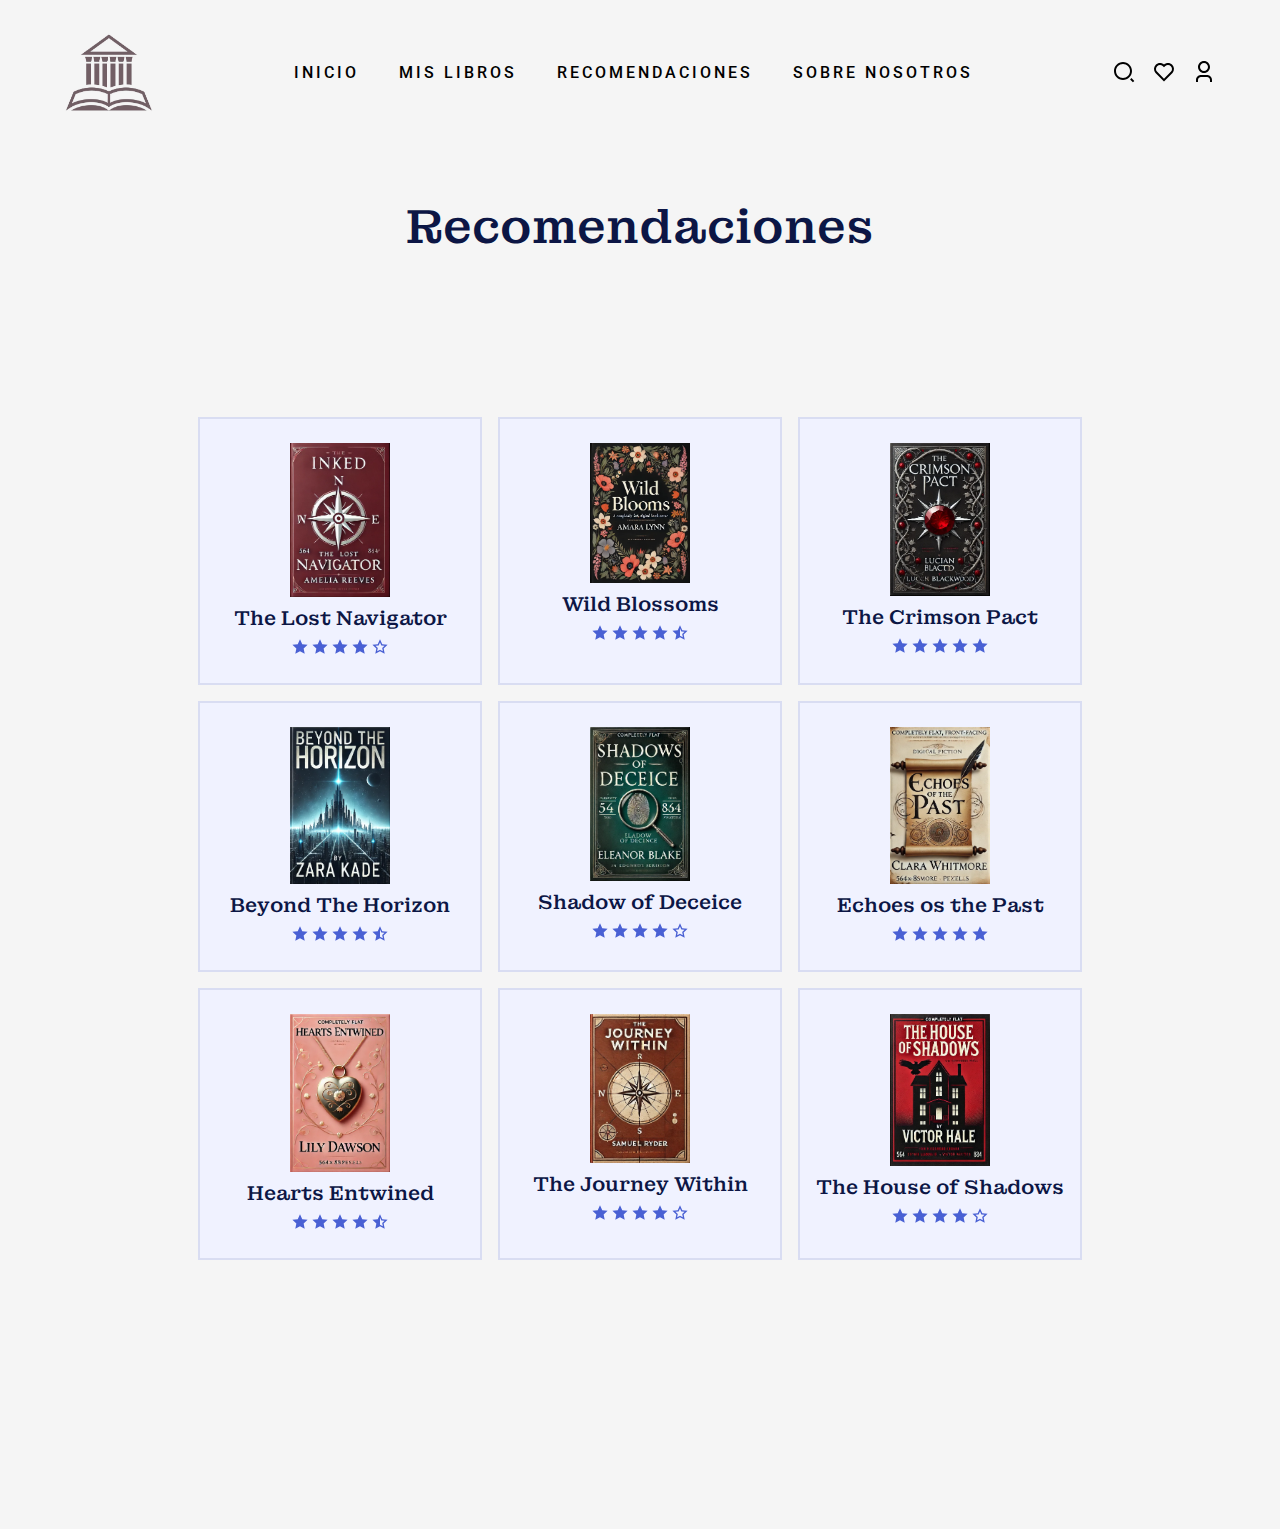
<file: recomendaciones.html>
<!DOCTYPE html>
<html lang="es">

<head>
    <meta charset="UTF-8">
    <meta name="viewport" content="width=device-width, initial-scale=1.0">
    <title>Recomendaciones</title>

    <!-- enlazar fuentes -->
    <link rel="preconnect" href="https://fonts.googleapis.com">
    <link rel="preconnect" href="https://fonts.gstatic.com" crossorigin>
    <link
        href="https://fonts.googleapis.com/css2?family=Elsie&family=Montagu+Slab:opsz@16..144&family=Montserrat&family=Roboto&display=swap"
        rel="stylesheet">

    <link rel="stylesheet" href="/css/index.css">
    <link rel="stylesheet" href="/css/recomendaciones.css">
    <script defer src="/js/index.js"></script> <!--enlazar el archivo js-->

</head>

<body>

    <!-- HEADER -->

    <header class="header">

        <!-- Logo -->
        <div class="header__top">
            <div class='header__logo'>
                <a href="/index.html" class="logo__link" title="Ir a la página principal">
                    <img src="/media/logo.webp" alt="Logo" class="logo__img">
                </a>
            </div>

        </div>


        <!-- lista de navegación -->
        <div class="header__nav" id="mobileMenu">
            <ul class="nav__list">
                <li class="nav__item">
                    <a href="/index.html" class="nav__link" title="ir a inicio">Inicio
                    </a>
                </li>
                <li class="nav__item">
                    <a href="/misLibros.html" class="nav__link" title="ir a mis libros">Mis libros
                    </a>
                </li>
                <li class="nav__item">
                    <a href="/recomendaciones.html" class="nav__link"
                        title="ir a mis Recomendaciones">Recomendaciones</a>
                </li>

                <li class="nav__item">
                    <a href="/index.html#about" class="nav__link" title="ir a about">sobre nosotros</a>
                </li>
            </ul>
        </div>

        <div class="hamburger" id="hamburger">
            <span class="bar"></span>
            <span class="bar"></span>
            <span class="bar"></span>
        </div>




        <!-- Acciones adicionales -->

        <nav class="header__nav">

            <div class="nav__actions">

                <!-- Buscar -->
                <svg xmlns="http://www.w3.org/2000/svg" viewBox="0 0 24 24" fill="currentColor" class="actions__button"
                    id="search-button">
                    <path
                        d="M11 2C15.968 2 20 6.032 20 11C20 15.968 15.968 20 11 20C6.032 20 2 15.968 2 11C2 6.032 6.032 2 11 2ZM11 18C14.8675 18 18 14.8675 18 11C18 7.1325 14.8675 4 11 4C7.1325 4 4 7.1325 4 11C4 14.8675 7.1325 18 11 18ZM19.4853 18.0711L22.3137 20.8995L20.8995 22.3137L18.0711 19.4853L19.4853 18.0711Z">
                    </path>
                </svg>

                <!-- favoritos -->
                <svg xmlns="http://www.w3.org/2000/svg" viewBox="0 0 24 24" fill="currentColor" class="actions__button"
                    id="fav-button">
                    <path
                        d="M12.001 4.52853C14.35 2.42 17.98 2.49 20.2426 4.75736C22.5053 7.02472 22.583 10.637 20.4786 12.993L11.9999 21.485L3.52138 12.993C1.41705 10.637 1.49571 7.01901 3.75736 4.75736C6.02157 2.49315 9.64519 2.41687 12.001 4.52853ZM18.827 6.1701C17.3279 4.66794 14.9076 4.60701 13.337 6.01687L12.0019 7.21524L10.6661 6.01781C9.09098 4.60597 6.67506 4.66808 5.17157 6.17157C3.68183 7.66131 3.60704 10.0473 4.97993 11.6232L11.9999 18.6543L19.0201 11.6232C20.3935 10.0467 20.319 7.66525 18.827 6.1701Z">
                    </path>
                    <a href="/misLibros.html"></a>
                </svg>

                <!-- Login -->
                <svg xmlns="http://www.w3.org/2000/svg" viewBox="0 0 24 24" fill="currentColor" class="actions__button"
                    id="login-button">
                    <path
                        d="M20 22H18V20C18 18.3431 16.6569 17 15 17H9C7.34315 17 6 18.3431 6 20V22H4V20C4 17.2386 6.23858 15 9 15H15C17.7614 15 20 17.2386 20 20V22ZM12 13C8.68629 13 6 10.3137 6 7C6 3.68629 8.68629 1 12 1C15.3137 1 18 3.68629 18 7C18 10.3137 15.3137 13 12 13ZM12 11C14.2091 11 16 9.20914 16 7C16 4.79086 14.2091 3 12 3C9.79086 3 8 4.79086 8 7C8 9.20914 9.79086 11 12 11Z">
                    </path>
                </svg>
            </div>
        </nav>

        <!-- Fin header -->


        <!-- BUSCAR -->
        <div class="search" id="search-content">
            <form action="#" class="search__form" enctype="multipart/form-data" method="GET">
                <svg xmlns="http://www.w3.org/2000/svg" viewBox="0 0 24 24" fill="currentColor" class="search__icon">
                    <path
                        d="M18.031 16.6168L22.3137 20.8995L20.8995 22.3137L16.6168 18.031C15.0769 19.263 13.124 20 11 20C6.032 20 2 15.968 2 11C2 6.032 6.032 2 11 2C15.968 2 20 6.032 20 11C20 13.124 19.263 15.0769 18.031 16.6168ZM16.0247 15.8748C17.2475 14.6146 18 12.8956 18 11C18 7.1325 14.8675 4 11 4C7.1325 4 4 7.1325 4 11C4 14.8675 7.1325 18 11 18C12.8956 18 14.6146 17.2475 15.8748 16.0247L16.0247 15.8748Z">
                    </path>
                </svg>
                <input type="search" placeholder="¿Qué estás buscando?" class="search__input">
            </form>

            <svg xmlns="http://www.w3.org/2000/svg" viewBox="0 0 24 24" fill="currentColor" class="search__close"
                id="search-close">
                <path
                    d="M11.9997 10.5865L16.9495 5.63672L18.3637 7.05093L13.4139 12.0007L18.3637 16.9504L16.9495 18.3646L11.9997 13.4149L7.04996 18.3646L5.63574 16.9504L10.5855 12.0007L5.63574 7.05093L7.04996 5.63672L11.9997 10.5865Z">
                </path>
            </svg>
        </div>


        <!-- LOGIN -->
        <div class="login" id="login-content">
            <form action="#" class="login__form" enctype="multipart/form-data" method="GET">
                <h3 class="login__title">Inicia Sesión</h3>

                <div class="login__group">
                    <div>
                        <label for="login-email" class="login__label">Email</label>
                        <input type="email" placeholder="ingresa tu email" id="login-email" class="login__input">
                    </div>
                    <div>
                        <label for="login-pass" class="login__label">Contraseña</label>
                        <input type="password" placeholder="ingresa tu contraseña" id="login-pass" class="login__input">
                    </div>
                    <span class="login__signup">
                        ¿No tienes una cuenta? <a href="#">¡Regístrate!</a>
                    </span>

                    <a href="#" class="login__forgot">
                        ¿Olvidaste tu contraseña?
                    </a>

                    <button type="submit" class="login__button button">Iniciar Sesión</button>
                </div>
            </form>

            <svg xmlns="http://www.w3.org/2000/svg" viewBox="0 0 24 24" fill="currentColor" class="login__close"
                id="login-close">
                <path
                    d="M11.9997 10.5865L16.9495 5.63672L18.3637 7.05093L13.4139 12.0007L18.3637 16.9504L16.9495 18.3646L11.9997 13.4149L7.04996 18.3646L5.63574 16.9504L10.5855 12.0007L5.63574 7.05093L7.04996 5.63672L11.9997 10.5865Z">
                </path>
            </svg>
        </div>

    </header>


    <!-- RECOMENDACIONES -->
    <h1 class="section__title" id="Recomendaciones">Recomendaciones</h1>

    <section class="recommendations">

        <div class="recommendations__container">
            <div class="recommendations__grid">

                <a href="/navigator.html" class="recommendations__card" title="enlace a libro The Lost Navigator">
                    <img src="/media/o.webp" alt="Fourth Wing" class="recommendations__img" loading="lazy">

                    <h3 class="recommendations__title">
                        The Lost Navigator
                    </h3>

                    <div class="recommendations__stars">
                        <svg xmlns="http://www.w3.org/2000/svg" viewBox="0 0 24 24" fill="currentColor">
                            <path
                                d="M12.0006 18.26L4.94715 22.2082L6.52248 14.2799L0.587891 8.7918L8.61493 7.84006L12.0006 0.5L15.3862 7.84006L23.4132 8.7918L17.4787 14.2799L19.054 22.2082L12.0006 18.26Z">
                            </path>
                        </svg>
                        <svg xmlns="http://www.w3.org/2000/svg" viewBox="0 0 24 24" fill="currentColor">
                            <path
                                d="M12.0006 18.26L4.94715 22.2082L6.52248 14.2799L0.587891 8.7918L8.61493 7.84006L12.0006 0.5L15.3862 7.84006L23.4132 8.7918L17.4787 14.2799L19.054 22.2082L12.0006 18.26Z">
                            </path>
                        </svg>
                        <svg xmlns="http://www.w3.org/2000/svg" viewBox="0 0 24 24" fill="currentColor">
                            <path
                                d="M12.0006 18.26L4.94715 22.2082L6.52248 14.2799L0.587891 8.7918L8.61493 7.84006L12.0006 0.5L15.3862 7.84006L23.4132 8.7918L17.4787 14.2799L19.054 22.2082L12.0006 18.26Z">
                            </path>
                        </svg>
                        <svg xmlns="http://www.w3.org/2000/svg" viewBox="0 0 24 24" fill="currentColor">
                            <path
                                d="M12.0006 18.26L4.94715 22.2082L6.52248 14.2799L0.587891 8.7918L8.61493 7.84006L12.0006 0.5L15.3862 7.84006L23.4132 8.7918L17.4787 14.2799L19.054 22.2082L12.0006 18.26Z">
                            </path>
                        </svg>
                        <svg xmlns="http://www.w3.org/2000/svg" viewBox="0 0 24 24" fill="currentColor">
                            <path
                                d="M12.0006 18.26L4.94715 22.2082L6.52248 14.2799L0.587891 8.7918L8.61493 7.84006L12.0006 0.5L15.3862 7.84006L23.4132 8.7918L17.4787 14.2799L19.054 22.2082L12.0006 18.26ZM12.0006 15.968L16.2473 18.3451L15.2988 13.5717L18.8719 10.2674L14.039 9.69434L12.0006 5.27502L9.96214 9.69434L5.12921 10.2674L8.70231 13.5717L7.75383 18.3451L12.0006 15.968Z">
                            </path>
                        </svg>
                    </div>
                </a>

                <a href="/blossoms.html" class="recommendations__card" title="enlace a libro Wild Blossoms">
                    <img src="/media/p.webp" alt="Sword Of Fire" class="recommendations__img" loading="lazy">

                    <h2 class="recommendations__title">
                        Wild Blossoms
                    </h2>

                    <div class="recommendations__stars">
                        <svg xmlns="http://www.w3.org/2000/svg" viewBox="0 0 24 24" fill="currentColor">
                            <path
                                d="M12.0006 18.26L4.94715 22.2082L6.52248 14.2799L0.587891 8.7918L8.61493 7.84006L12.0006 0.5L15.3862 7.84006L23.4132 8.7918L17.4787 14.2799L19.054 22.2082L12.0006 18.26Z">
                            </path>
                        </svg>
                        <svg xmlns="http://www.w3.org/2000/svg" viewBox="0 0 24 24" fill="currentColor">
                            <path
                                d="M12.0006 18.26L4.94715 22.2082L6.52248 14.2799L0.587891 8.7918L8.61493 7.84006L12.0006 0.5L15.3862 7.84006L23.4132 8.7918L17.4787 14.2799L19.054 22.2082L12.0006 18.26Z">
                            </path>
                        </svg>
                        <svg xmlns="http://www.w3.org/2000/svg" viewBox="0 0 24 24" fill="currentColor">
                            <path
                                d="M12.0006 18.26L4.94715 22.2082L6.52248 14.2799L0.587891 8.7918L8.61493 7.84006L12.0006 0.5L15.3862 7.84006L23.4132 8.7918L17.4787 14.2799L19.054 22.2082L12.0006 18.26Z">
                            </path>
                        </svg>
                        <svg xmlns="http://www.w3.org/2000/svg" viewBox="0 0 24 24" fill="currentColor">
                            <path
                                d="M12.0006 18.26L4.94715 22.2082L6.52248 14.2799L0.587891 8.7918L8.61493 7.84006L12.0006 0.5L15.3862 7.84006L23.4132 8.7918L17.4787 14.2799L19.054 22.2082L12.0006 18.26Z">
                            </path>
                        </svg>
                        <svg xmlns="http://www.w3.org/2000/svg" viewBox="0 0 24 24" fill="currentColor">
                            <path
                                d="M12.0006 15.968L16.2473 18.3451L15.2988 13.5717L18.8719 10.2674L14.039 9.69434L12.0006 5.27502V15.968ZM12.0006 18.26L4.94715 22.2082L6.52248 14.2799L0.587891 8.7918L8.61493 7.84006L12.0006 0.5L15.3862 7.84006L23.4132 8.7918L17.4787 14.2799L19.054 22.2082L12.0006 18.26Z">
                            </path>
                        </svg>
                    </div>
                </a>

                <a href="/crimson.html" class="recommendations__card" title="enlace a libro a The Crimson Pact">
                    <img src="/media/q.webp" alt="A Hymn In The Darkness" class="recommendations__img" loading="lazy">

                    <h3 class="recommendations__title">
                        The Crimson Pact
                    </h3>

                    <div class="recommendations__stars">
                        <svg xmlns="http://www.w3.org/2000/svg" viewBox="0 0 24 24" fill="currentColor">
                            <path
                                d="M12.0006 18.26L4.94715 22.2082L6.52248 14.2799L0.587891 8.7918L8.61493 7.84006L12.0006 0.5L15.3862 7.84006L23.4132 8.7918L17.4787 14.2799L19.054 22.2082L12.0006 18.26Z">
                            </path>
                        </svg>
                        <svg xmlns="http://www.w3.org/2000/svg" viewBox="0 0 24 24" fill="currentColor">
                            <path
                                d="M12.0006 18.26L4.94715 22.2082L6.52248 14.2799L0.587891 8.7918L8.61493 7.84006L12.0006 0.5L15.3862 7.84006L23.4132 8.7918L17.4787 14.2799L19.054 22.2082L12.0006 18.26Z">
                            </path>
                        </svg>
                        <svg xmlns="http://www.w3.org/2000/svg" viewBox="0 0 24 24" fill="currentColor">
                            <path
                                d="M12.0006 18.26L4.94715 22.2082L6.52248 14.2799L0.587891 8.7918L8.61493 7.84006L12.0006 0.5L15.3862 7.84006L23.4132 8.7918L17.4787 14.2799L19.054 22.2082L12.0006 18.26Z">
                            </path>
                        </svg>
                        <svg xmlns="http://www.w3.org/2000/svg" viewBox="0 0 24 24" fill="currentColor">
                            <path
                                d="M12.0006 18.26L4.94715 22.2082L6.52248 14.2799L0.587891 8.7918L8.61493 7.84006L12.0006 0.5L15.3862 7.84006L23.4132 8.7918L17.4787 14.2799L19.054 22.2082L12.0006 18.26Z">
                            </path>
                        </svg>
                        <svg xmlns="http://www.w3.org/2000/svg" viewBox="0 0 24 24" fill="currentColor">
                            <path
                                d="M12.0006 18.26L4.94715 22.2082L6.52248 14.2799L0.587891 8.7918L8.61493 7.84006L12.0006 0.5L15.3862 7.84006L23.4132 8.7918L17.4787 14.2799L19.054 22.2082L12.0006 18.26Z">
                            </path>
                        </svg>
                    </div>
                </a>

                <a href="/horizon.html" class="recommendations__card" title="enlace a libro Beyond The Horizon">
                    <img src="/media/r.webp" alt="Snow White" class="recommendations__img" loading="lazy">

                    <h3 class="recommendations__title">
                        Beyond The Horizon
                    </h3>

                    <div class="recommendations__stars">
                        <svg xmlns="http://www.w3.org/2000/svg" viewBox="0 0 24 24" fill="currentColor">
                            <path
                                d="M12.0006 18.26L4.94715 22.2082L6.52248 14.2799L0.587891 8.7918L8.61493 7.84006L12.0006 0.5L15.3862 7.84006L23.4132 8.7918L17.4787 14.2799L19.054 22.2082L12.0006 18.26Z">
                            </path>
                        </svg>
                        <svg xmlns="http://www.w3.org/2000/svg" viewBox="0 0 24 24" fill="currentColor">
                            <path
                                d="M12.0006 18.26L4.94715 22.2082L6.52248 14.2799L0.587891 8.7918L8.61493 7.84006L12.0006 0.5L15.3862 7.84006L23.4132 8.7918L17.4787 14.2799L19.054 22.2082L12.0006 18.26Z">
                            </path>
                        </svg>
                        <svg xmlns="http://www.w3.org/2000/svg" viewBox="0 0 24 24" fill="currentColor">
                            <path
                                d="M12.0006 18.26L4.94715 22.2082L6.52248 14.2799L0.587891 8.7918L8.61493 7.84006L12.0006 0.5L15.3862 7.84006L23.4132 8.7918L17.4787 14.2799L19.054 22.2082L12.0006 18.26Z">
                            </path>
                        </svg>
                        <svg xmlns="http://www.w3.org/2000/svg" viewBox="0 0 24 24" fill="currentColor">
                            <path
                                d="M12.0006 18.26L4.94715 22.2082L6.52248 14.2799L0.587891 8.7918L8.61493 7.84006L12.0006 0.5L15.3862 7.84006L23.4132 8.7918L17.4787 14.2799L19.054 22.2082L12.0006 18.26Z">
                            </path>
                        </svg>
                        <svg xmlns="http://www.w3.org/2000/svg" viewBox="0 0 24 24" fill="currentColor">
                            <path
                                d="M12.0006 15.968L16.2473 18.3451L15.2988 13.5717L18.8719 10.2674L14.039 9.69434L12.0006 5.27502V15.968ZM12.0006 18.26L4.94715 22.2082L6.52248 14.2799L0.587891 8.7918L8.61493 7.84006L12.0006 0.5L15.3862 7.84006L23.4132 8.7918L17.4787 14.2799L19.054 22.2082L12.0006 18.26Z">
                            </path>
                        </svg>
                    </div>
                </a>

                <a href="" class="recommendations__card" title="enlace a libro Shadow of Deceice">
                    <img src="/media/s.webp" alt="Shadow Scent" class="recommendations__img" loading="lazy">

                    <h3 class="recommendations__title">
                        Shadow of Deceice
                    </h3>

                    <div class="recommendations__stars">
                        <svg xmlns="http://www.w3.org/2000/svg" viewBox="0 0 24 24" fill="currentColor">
                            <path
                                d="M12.0006 18.26L4.94715 22.2082L6.52248 14.2799L0.587891 8.7918L8.61493 7.84006L12.0006 0.5L15.3862 7.84006L23.4132 8.7918L17.4787 14.2799L19.054 22.2082L12.0006 18.26Z">
                            </path>
                        </svg>
                        <svg xmlns="http://www.w3.org/2000/svg" viewBox="0 0 24 24" fill="currentColor">
                            <path
                                d="M12.0006 18.26L4.94715 22.2082L6.52248 14.2799L0.587891 8.7918L8.61493 7.84006L12.0006 0.5L15.3862 7.84006L23.4132 8.7918L17.4787 14.2799L19.054 22.2082L12.0006 18.26Z">
                            </path>
                        </svg>
                        <svg xmlns="http://www.w3.org/2000/svg" viewBox="0 0 24 24" fill="currentColor">
                            <path
                                d="M12.0006 18.26L4.94715 22.2082L6.52248 14.2799L0.587891 8.7918L8.61493 7.84006L12.0006 0.5L15.3862 7.84006L23.4132 8.7918L17.4787 14.2799L19.054 22.2082L12.0006 18.26Z">
                            </path>
                        </svg>
                        <svg xmlns="http://www.w3.org/2000/svg" viewBox="0 0 24 24" fill="currentColor">
                            <path
                                d="M12.0006 18.26L4.94715 22.2082L6.52248 14.2799L0.587891 8.7918L8.61493 7.84006L12.0006 0.5L15.3862 7.84006L23.4132 8.7918L17.4787 14.2799L19.054 22.2082L12.0006 18.26Z">
                            </path>
                        </svg>
                        <svg xmlns="http://www.w3.org/2000/svg" viewBox="0 0 24 24" fill="currentColor">
                            <path
                                d="M12.0006 18.26L4.94715 22.2082L6.52248 14.2799L0.587891 8.7918L8.61493 7.84006L12.0006 0.5L15.3862 7.84006L23.4132 8.7918L17.4787 14.2799L19.054 22.2082L12.0006 18.26ZM12.0006 15.968L16.2473 18.3451L15.2988 13.5717L18.8719 10.2674L14.039 9.69434L12.0006 5.27502L9.96214 9.69434L5.12921 10.2674L8.70231 13.5717L7.75383 18.3451L12.0006 15.968Z">
                            </path>
                        </svg>
                    </div>
                </a>

                <a href="" class="recommendations__card" title="enlace a libro Echoes os the Past">
                    <img src="/media/t.webp" alt="Afterlife" class="recommendations__img" loading="lazy">

                    <h3 class="recommendations__title">
                        Echoes os the Past
                    </h3>

                    <div class="recommendations__stars">
                        <svg xmlns="http://www.w3.org/2000/svg" viewBox="0 0 24 24" fill="currentColor">
                            <path
                                d="M12.0006 18.26L4.94715 22.2082L6.52248 14.2799L0.587891 8.7918L8.61493 7.84006L12.0006 0.5L15.3862 7.84006L23.4132 8.7918L17.4787 14.2799L19.054 22.2082L12.0006 18.26Z">
                            </path>
                        </svg>
                        <svg xmlns="http://www.w3.org/2000/svg" viewBox="0 0 24 24" fill="currentColor">
                            <path
                                d="M12.0006 18.26L4.94715 22.2082L6.52248 14.2799L0.587891 8.7918L8.61493 7.84006L12.0006 0.5L15.3862 7.84006L23.4132 8.7918L17.4787 14.2799L19.054 22.2082L12.0006 18.26Z">
                            </path>
                        </svg>
                        <svg xmlns="http://www.w3.org/2000/svg" viewBox="0 0 24 24" fill="currentColor">
                            <path
                                d="M12.0006 18.26L4.94715 22.2082L6.52248 14.2799L0.587891 8.7918L8.61493 7.84006L12.0006 0.5L15.3862 7.84006L23.4132 8.7918L17.4787 14.2799L19.054 22.2082L12.0006 18.26Z">
                            </path>
                        </svg>
                        <svg xmlns="http://www.w3.org/2000/svg" viewBox="0 0 24 24" fill="currentColor">
                            <path
                                d="M12.0006 18.26L4.94715 22.2082L6.52248 14.2799L0.587891 8.7918L8.61493 7.84006L12.0006 0.5L15.3862 7.84006L23.4132 8.7918L17.4787 14.2799L19.054 22.2082L12.0006 18.26Z">
                            </path>
                        </svg>
                        <svg xmlns="http://www.w3.org/2000/svg" viewBox="0 0 24 24" fill="currentColor">
                            <path
                                d="M12.0006 18.26L4.94715 22.2082L6.52248 14.2799L0.587891 8.7918L8.61493 7.84006L12.0006 0.5L15.3862 7.84006L23.4132 8.7918L17.4787 14.2799L19.054 22.2082L12.0006 18.26Z">
                            </path>
                        </svg>
                    </div>
                </a>

                <a href="" class="recommendations__card" title="enlace a libro Hearts Entwined">
                    <img src="/media/u.webp" alt="Night Market" class="recommendations__img" loading="lazy">

                    <h3 class="recommendations__title">
                        Hearts Entwined
                    </h3>

                    <div class="recommendations__stars">
                        <svg xmlns="http://www.w3.org/2000/svg" viewBox="0 0 24 24" fill="currentColor">
                            <path
                                d="M12.0006 18.26L4.94715 22.2082L6.52248 14.2799L0.587891 8.7918L8.61493 7.84006L12.0006 0.5L15.3862 7.84006L23.4132 8.7918L17.4787 14.2799L19.054 22.2082L12.0006 18.26Z">
                            </path>
                        </svg>
                        <svg xmlns="http://www.w3.org/2000/svg" viewBox="0 0 24 24" fill="currentColor">
                            <path
                                d="M12.0006 18.26L4.94715 22.2082L6.52248 14.2799L0.587891 8.7918L8.61493 7.84006L12.0006 0.5L15.3862 7.84006L23.4132 8.7918L17.4787 14.2799L19.054 22.2082L12.0006 18.26Z">
                            </path>
                        </svg>
                        <svg xmlns="http://www.w3.org/2000/svg" viewBox="0 0 24 24" fill="currentColor">
                            <path
                                d="M12.0006 18.26L4.94715 22.2082L6.52248 14.2799L0.587891 8.7918L8.61493 7.84006L12.0006 0.5L15.3862 7.84006L23.4132 8.7918L17.4787 14.2799L19.054 22.2082L12.0006 18.26Z">
                            </path>
                        </svg>
                        <svg xmlns="http://www.w3.org/2000/svg" viewBox="0 0 24 24" fill="currentColor">
                            <path
                                d="M12.0006 18.26L4.94715 22.2082L6.52248 14.2799L0.587891 8.7918L8.61493 7.84006L12.0006 0.5L15.3862 7.84006L23.4132 8.7918L17.4787 14.2799L19.054 22.2082L12.0006 18.26Z">
                            </path>
                        </svg>
                        <svg xmlns="http://www.w3.org/2000/svg" viewBox="0 0 24 24" fill="currentColor">
                            <path
                                d="M12.0006 15.968L16.2473 18.3451L15.2988 13.5717L18.8719 10.2674L14.039 9.69434L12.0006 5.27502V15.968ZM12.0006 18.26L4.94715 22.2082L6.52248 14.2799L0.587891 8.7918L8.61493 7.84006L12.0006 0.5L15.3862 7.84006L23.4132 8.7918L17.4787 14.2799L19.054 22.2082L12.0006 18.26Z">
                            </path>
                        </svg>
                    </div>
                </a>

                <a href="" class="recommendations__card" title="enlace a libro The Journey Within">
                    <img src="/media/v.webp" alt="Les Fleurs" class="recommendations__img" loading="lazy">

                    <h3 class="recommendations__title">
                        The Journey Within
                    </h3>

                    <div class="recommendations__stars">
                        <svg xmlns="http://www.w3.org/2000/svg" viewBox="0 0 24 24" fill="currentColor">
                            <path
                                d="M12.0006 18.26L4.94715 22.2082L6.52248 14.2799L0.587891 8.7918L8.61493 7.84006L12.0006 0.5L15.3862 7.84006L23.4132 8.7918L17.4787 14.2799L19.054 22.2082L12.0006 18.26Z">
                            </path>
                        </svg>
                        <svg xmlns="http://www.w3.org/2000/svg" viewBox="0 0 24 24" fill="currentColor">
                            <path
                                d="M12.0006 18.26L4.94715 22.2082L6.52248 14.2799L0.587891 8.7918L8.61493 7.84006L12.0006 0.5L15.3862 7.84006L23.4132 8.7918L17.4787 14.2799L19.054 22.2082L12.0006 18.26Z">
                            </path>
                        </svg>
                        <svg xmlns="http://www.w3.org/2000/svg" viewBox="0 0 24 24" fill="currentColor">
                            <path
                                d="M12.0006 18.26L4.94715 22.2082L6.52248 14.2799L0.587891 8.7918L8.61493 7.84006L12.0006 0.5L15.3862 7.84006L23.4132 8.7918L17.4787 14.2799L19.054 22.2082L12.0006 18.26Z">
                            </path>
                        </svg>
                        <svg xmlns="http://www.w3.org/2000/svg" viewBox="0 0 24 24" fill="currentColor">
                            <path
                                d="M12.0006 18.26L4.94715 22.2082L6.52248 14.2799L0.587891 8.7918L8.61493 7.84006L12.0006 0.5L15.3862 7.84006L23.4132 8.7918L17.4787 14.2799L19.054 22.2082L12.0006 18.26Z">
                            </path>
                        </svg>
                        <svg xmlns="http://www.w3.org/2000/svg" viewBox="0 0 24 24" fill="currentColor">
                            <path
                                d="M12.0006 18.26L4.94715 22.2082L6.52248 14.2799L0.587891 8.7918L8.61493 7.84006L12.0006 0.5L15.3862 7.84006L23.4132 8.7918L17.4787 14.2799L19.054 22.2082L12.0006 18.26ZM12.0006 15.968L16.2473 18.3451L15.2988 13.5717L18.8719 10.2674L14.039 9.69434L12.0006 5.27502L9.96214 9.69434L5.12921 10.2674L8.70231 13.5717L7.75383 18.3451L12.0006 15.968Z">
                            </path>
                        </svg>
                    </div>
                </a>

                <a href="" class="recommendations__card" title="enlace a libro The House of Shadows">
                    <img src="/media/w.webp" alt="Perceiver" class="recommendations__img" loading="lazy">

                    <h3 class="recommendations__title">
                        The House of Shadows
                    </h3>

                    <div class="recommendations__stars">
                        <svg xmlns="http://www.w3.org/2000/svg" viewBox="0 0 24 24" fill="currentColor">
                            <path
                                d="M12.0006 18.26L4.94715 22.2082L6.52248 14.2799L0.587891 8.7918L8.61493 7.84006L12.0006 0.5L15.3862 7.84006L23.4132 8.7918L17.4787 14.2799L19.054 22.2082L12.0006 18.26Z">
                            </path>
                        </svg>
                        <svg xmlns="http://www.w3.org/2000/svg" viewBox="0 0 24 24" fill="currentColor">
                            <path
                                d="M12.0006 18.26L4.94715 22.2082L6.52248 14.2799L0.587891 8.7918L8.61493 7.84006L12.0006 0.5L15.3862 7.84006L23.4132 8.7918L17.4787 14.2799L19.054 22.2082L12.0006 18.26Z">
                            </path>
                        </svg>
                        <svg xmlns="http://www.w3.org/2000/svg" viewBox="0 0 24 24" fill="currentColor">
                            <path
                                d="M12.0006 18.26L4.94715 22.2082L6.52248 14.2799L0.587891 8.7918L8.61493 7.84006L12.0006 0.5L15.3862 7.84006L23.4132 8.7918L17.4787 14.2799L19.054 22.2082L12.0006 18.26Z">
                            </path>
                        </svg>
                        <svg xmlns="http://www.w3.org/2000/svg" viewBox="0 0 24 24" fill="currentColor">
                            <path
                                d="M12.0006 18.26L4.94715 22.2082L6.52248 14.2799L0.587891 8.7918L8.61493 7.84006L12.0006 0.5L15.3862 7.84006L23.4132 8.7918L17.4787 14.2799L19.054 22.2082L12.0006 18.26Z">
                            </path>
                        </svg>
                        <svg xmlns="http://www.w3.org/2000/svg" viewBox="0 0 24 24" fill="currentColor">
                            <path
                                d="M12.0006 18.26L4.94715 22.2082L6.52248 14.2799L0.587891 8.7918L8.61493 7.84006L12.0006 0.5L15.3862 7.84006L23.4132 8.7918L17.4787 14.2799L19.054 22.2082L12.0006 18.26ZM12.0006 15.968L16.2473 18.3451L15.2988 13.5717L18.8719 10.2674L14.039 9.69434L12.0006 5.27502L9.96214 9.69434L5.12921 10.2674L8.70231 13.5717L7.75383 18.3451L12.0006 15.968Z">
                            </path>
                        </svg>
                    </div>
                </a>

            </div>
        </div>
    </section>




    <!-- footer -->

    <footer class="footer appear">
        <div class="footer__container">
            <!-- Navegación -->
            <div class="footer__nav">
                <a href="#home">Inicio</a>
                <a href="#about">Sobre Nosotros</a>
                <a href="#services">Servicios</a>
                <a href="#contact">Contacto</a>
            </div>

            <!-- Redes Sociales -->
            <div class="footer__social">
                <a href="#" title="Instagram" class="footer__social">
                    <svg width="20" height="20" viewBox="0 0 20 20" fill="none" xmlns="http://www.w3.org/2000/svg">
                        <g clip-path="url(#clip0_1355_393)">
                            <path
                                d="M3.33331 6.66659C3.33331 5.78253 3.6845 4.93468 4.30962 4.30956C4.93474 3.68444 5.78259 3.33325 6.66665 3.33325H13.3333C14.2174 3.33325 15.0652 3.68444 15.6903 4.30956C16.3155 4.93468 16.6666 5.78253 16.6666 6.66659V13.3333C16.6666 14.2173 16.3155 15.0652 15.6903 15.6903C15.0652 16.3154 14.2174 16.6666 13.3333 16.6666H6.66665C5.78259 16.6666 4.93474 16.3154 4.30962 15.6903C3.6845 15.0652 3.33331 14.2173 3.33331 13.3333V6.66659Z"
                                stroke="white" stroke-width="1.75" stroke-linecap="round" stroke-linejoin="round" />
                            <path
                                d="M7.5 10C7.5 10.663 7.76339 11.2989 8.23223 11.7678C8.70107 12.2366 9.33696 12.5 10 12.5C10.663 12.5 11.2989 12.2366 11.7678 11.7678C12.2366 11.2989 12.5 10.663 12.5 10C12.5 9.33696 12.2366 8.70107 11.7678 8.23223C11.2989 7.76339 10.663 7.5 10 7.5C9.33696 7.5 8.70107 7.76339 8.23223 8.23223C7.76339 8.70107 7.5 9.33696 7.5 10Z"
                                stroke="white" stroke-width="1.75" stroke-linecap="round" stroke-linejoin="round" />
                            <path d="M13.75 6.25V6.25833" stroke="white" stroke-width="1.75" stroke-linecap="round"
                                stroke-linejoin="round" />
                        </g>
                        <defs>
                            <clipPath id="clip0_1355_393">
                                <rect width="20" height="20" fill="white" />
                            </clipPath>
                        </defs>
                    </svg>
                </a>
                <a href="#" aria-label="Twitter" class="footer__social">
                    <svg width="20" height="20" viewBox="0 0 20 20" fill="none" xmlns="http://www.w3.org/2000/svg">
                        <g clip-path="url(#clip0_1355_398)">
                            <path d="M3.33331 3.33325L13.1108 16.6666H16.6666L6.88915 3.33325H3.33331Z" stroke="white"
                                stroke-width="1.75" stroke-linecap="round" stroke-linejoin="round" />
                            <path d="M3.33331 16.6666L8.97331 11.0266M11.0233 8.97659L16.6666 3.33325" stroke="white"
                                stroke-width="1.75" stroke-linecap="round" stroke-linejoin="round" />
                        </g>
                        <defs>
                            <clipPath id="clip0_1355_398">
                                <rect width="20" height="20" fill="white" />
                            </clipPath>
                        </defs>
                    </svg>
                </a>
                <a href="#" aria-label="Instagram" class="footer__social">
                    <svg xmlns="http://www.w3.org/2000/svg" viewBox="0 0 24 24" fill="currentColor">
                        <path
                            d="M12.001 2C6.47813 2 2.00098 6.47715 2.00098 12C2.00098 16.9913 5.65783 21.1283 10.4385 21.8785V14.8906H7.89941V12H10.4385V9.79688C10.4385 7.29063 11.9314 5.90625 14.2156 5.90625C15.3097 5.90625 16.4541 6.10156 16.4541 6.10156V8.5625H15.1931C13.9509 8.5625 13.5635 9.33334 13.5635 10.1242V12H16.3369L15.8936 14.8906H13.5635V21.8785C18.3441 21.1283 22.001 16.9913 22.001 12C22.001 6.47715 17.5238 2 12.001 2Z">
                        </path>
                    </svg>
                </a>
            </div>

            <!-- Derechos de Autor -->
            <p class="footer__copyright">
                &copy; 2024 Infinite Paths. Todos los derechos reservados.
            </p>
        </div>
    </footer>

</body>

</html>
</file>
<file: css/detalle.css>
/* detalle de cada libro */

.detail {
    display: flex;
    flex-wrap: wrap;
    padding: 2em;
    gap: 2em;
    max-width: 1200px;
    margin: 5em auto;
    align-items: center;
}

.detail__image img {
    width: 100%;
    max-width: 300px;
    height: auto;
    border-radius: 8px;
    box-shadow: 0 4px 16px rgba(0, 0, 0, 0.1);
}

.detail__content {
    flex: 1;
}

.detail__title {
    font-size: 2rem;
    color: var(--title-color);
    margin: 1em 0;
}

.detail__author {
    font-size: 1.25rem;
    color: var(--text-color);
    margin: 1em 0;
}

.detail__stars svg {
    width: 1.5em;
    height: 1.5em;
    fill: var(--first-color);
    margin: 1em .25em;
}

.detail__summary {
    font-size: 1rem;
    color: var(--text-color);
    margin: 1em 0;
    line-height: 1.6;
}




/* comentarios */

.comments {
    margin: 6em;
    padding: 2em;
    background-color: var(--container-color);
    border-radius: 8px;
    box-shadow: 0 4px 8px rgba(0, 0, 0, 0.1);
    max-width: 800px;
    margin-left: auto;
    margin-right: auto;
}

.comments__title {
    font-size: 1.5rem;
    color: var(--title-color);
    margin-bottom: 1.5em;
    text-align: center;
}

.comments__list {
    margin-bottom: 2em;
}

.comment {
    margin-bottom: 1.5em;
    padding-bottom: 1em;
    border-bottom: 1px solid var(--border-color);
}

.comment__author {
    font-weight: bold;
    color: var(--first-color);
    margin-bottom: 0.5em;
}

.comment__text {
    color: var(--text-color);
    line-height: 1.6;
}

.comments__form {
    display: flex;
    flex-direction: column;
    gap: 1em;
}

.comments__label {
    font-weight: bold;
    color: var(--title-color);
}

.comments__input {
    padding: 1em;
    border: 1px solid var(--border-color);
    border-radius: 4px;
    resize: vertical;
    font-size: 1rem;
    color: var(--text-color);
}

.comments__button, .book__button {
    padding: 0.75em 1.5em;
    background-color: var(--first-color);
    color: var(--white-color);
    border: none;
    border-radius: 4px;
    cursor: pointer;
    transition: background-color 0.3s ease;
}

.comments__button:hover,  .book__button:hover {
    background-color: hsl(230, 62%, 46%);
}
</file>
<file: css/recomendaciones.css>
/* RECOMENDACIONES */

.recommendations {
    display: flex;
    align-items: center;
    justify-content: center;

    padding: 1em;
}


.recommendations__container {
    max-width: 76.25em;
    margin-inline: 1.5em;
    width: 100%;

    display: grid;
    justify-content: center;
}

.recommendations__card {
    display: flex;
    align-items: center;
    flex-direction: column;
    text-align: center;

    column-gap: 2.5em;
    background-color: var(--container-color);
    padding: 1.5em 1em;
    color: var(--text-color);
    border: .125em solid var(--border-color);
    transition: border .4s, background-color .4s;
}

.recommendations__card:hover {
    border: .125em solid var(--text-color);
}

.recommendations__img {
    width: 6.25em;
    margin: 0 0 .5em;

    object-fit: cover;
}

.recommendations__title {
    font-size: var(--h3-font-size);
    margin: 0 0 .5rem 0;
}

.recommendations__stars {
    color: var(--first-color);
    gap: 0.25em;
}

.recommendations__stars svg {
    width: 1em;
    height: 1em;
    fill: var(--first-color);
}

.recommendations__grid {
    display: grid;
    grid-template-columns: repeat(3, 1fr);
    grid-template-rows: repeat(3, auto);
    gap: 1em;
}

/* responsive para pantallas pequeñas */

@media (max-width: 768px) {
    .section__title {
        font-size: 1.5rem;
        margin: 4em 0 2.5em 0;
    }

    .recommendations__container {
        flex-wrap: wrap;
        justify-content: center;
    }
}

@media (max-width: 480px) {
    .section__title {
        font-size: 1.25rem;
        margin: 4em 0 2.5em 0;
    }
}
</file>
<file: css/misLibros.css>
/* GRID MIS LIBROS */
.grid {
    display: grid;
    grid-template-columns: repeat(5, 1fr);
    grid-template-rows: auto;
    gap: 1em;

    margin: 2em auto 3em auto;

    width: 60%;
    min-height: 100px;
}

.grid__item {
    display: flex;
    justify-content: center;
    align-items: center;
    max-width: 9.375em;
    margin: 0 auto;
    overflow: hidden;
}

.grid__item picture {
    height: auto;
    display: flex;
    justify-content: center;
    align-items: center;

    width: 100%;
    overflow: hidden;
}

.grid__item img {
    width: 100%;
    height: auto;
    object-fit: cover;
}

.grid__item picture {
    transition: transform 0.3s ease;
}

.grid__item:hover picture {
    transform: scale(1.2);
}

.main {
    margin: 10em 0 0 0;
}



/* responsive pantallas medianas */
@media (max-width: 1024px) {
    .grid {
        grid-template-columns: repeat(3, 1fr);
        width: 90%;
    }
}

/* responsive pantallas pequeñas */
@media (max-width: 600px) {
    .grid {
        grid-template-columns: repeat(2, 1fr);
        width: 100%;
    }

    .grid__item img {
        width: 100%;
    }
}
</file>
<file: css/index.css>
/* reset css */

* {
    margin: 0;
    padding: 0;
    border: 0;
    max-width: 100%;

    box-sizing: border-box;
    scroll-behavior: smooth;

    text-decoration: none;
    list-style: none;

    overflow-x: hidden;

    color: black;
}


/* variables globales */

/* Colores */
:root {
    --first-color: hsl(230, 62%, 56%);
    --title-color: hsl(230, 70%, 16%);
    --text-color: hsl(230, 16%, 45%);
    --border-color: hsl(230, 50%, 90%);
    --white-color: hsl(0, 0%, 100%);
    --body-color: hsl(0, 0%, 96%);
    --container-color: hsl(230, 100%, 97%);
}

/* Dimensiones y Tipografía */
:root {
    --header-height: 6.25em;
    --body-font: "Montserrat", sans-serif;
    --second-font: "Montagu Slab", serif;
}

/* Tamaños de Fuente */
:root {
    --biggest-font-size: 2rem;
    --h1-font-size: 1.5rem;
    --h2-font-size: 1.25rem;
    --h3-font-size: 1rem;
    --normal-font-size: .938rem;
    --small-font-size: .813rem;
    --smaller-font-size: .75rem;
}

/* Pesos de Fuente */
:root {
    --font-regular: 400;
    --font-medium: 500;
    --font-semi-bold: 600;
}

/* Índices Z */
:root {
    --z-fixed: 100;
}

/* Responsive */

@media screen and (min-width: 1150px) {
    :root {
        --biggest-font-size: 3.5rem;
        --h1-font-size: 2.25rem;
        --h2-font-size: 1.5rem;
        --h3-font-size: 1.25rem;
        --normal-font-size: 1rem;
        --small-font-size: .875rem;
        --smaller-font-size: .813rem;
    }
}

@media (min-width: 1024px) {
    .logo__img {
        width: 150px;
    }
}

@media (min-width:768px) {
    .header__logo {
        width: 90px;
    }

    .actions__button {
        width: 2em;
        height: 2em;
    }

    
}


body,
input,
button {
    font-family: var(--body-font);
    font-size: var(--normal-font-size);
}

body {
    background-color: var(--body-color);
    color: var(--text-color);
    transition: background-color .4s;

    margin: 10em 0 0 0;


}


input,
button {
    border: none;
    outline: none;
}

h1,
h2,
h3,
h4 {
    color: var(--title-color);
    font-family: var(--second-font);
    font-weight: var(--font-medium);
}

ul {
    list-style: none;
}

a {
    text-decoration: none;
}

img,
picture {
    display: block;
    max-width: 100%;
    height: auto;
}

.section__title {
    font-size: 3rem;
    margin: .75em 0 3em 0;

    display: flex;
    align-items: center;
    justify-content: center;
}


/* Botones */

.button {
    display: inline-block;
    background-color: var(--first-color);
    color: var(--white-color);
    font-weight: var(--font-semi-bold);
    padding: 1em 1.5em;
    transition: box-shadow .4s;

    border: none;
    border-radius: 4px;
}

.button:hover {
    box-shadow: 0 4px 32px hsla(230, 72%, 32%, .4);
}


/* appear */

.appear {
    opacity: 0;
    transition: opacity .5s;
}


/* Header*/


.header {
    width: 100%;
    min-height: 100px;
    padding: 2em 4em;
    
    position: fixed;
    top: 0;
    left: 0;

    display: flex;
    flex-flow: row nowrap;
    justify-content: space-between;
    align-items: center;

    font-weight: 500;
    text-transform: uppercase;
    letter-spacing: .1875em;
    font-size: 1em;

    background-color: var(--body-color);
    transition: box-shadow .4s, background-color .4s;

    z-index: 1000;
}

.header__nav {
    display: flex;
    justify-content: center;
    align-items: center;
}

.nav__link,
.nav__link:hover {
    font-family: "Roboto", sans-serif;
}

.nav__link:hover {
    color: var(--first-color);
}

.logo__img {
    width: auto;
    height: 5em;
}

.nav__list {
    display: flex;
    flex-flow: row nowrap;
    justify-content: space-between;
    align-items: center;
    gap: 2.5em;

    z-index: 10;
}

.actions__button {
    width: 1.5em;
    height: 1.5em;

    cursor: pointer;
    transition: color .4s;
}

.hamburger {
    display: none;
    background: none;
    border: none;
    font-size: 1.5rem;
    cursor: pointer;
}

.bar {
    display: block;
    width: 25px;
    height: 3px;
    margin: 5px auto;
    -webkit-transition: all 0.3s ease-in-out;
    transition: all 0.3s ease-in-out;
    background-color: #101010;
}

/* menú de navegación y acciones  */
.nav__list {
    display: flex;
    justify-content: space-around;
    align-items: center;
}

.nav__actions {
    display: flex;
    gap: 1rem;
}


/* responsive pantallas medianas */
@media (min-width: 601px) and (max-width: 1024px) {
    .nav__list {
        font-size: 0.875rem;
        padding: 0 2em;
    }

    .header__nav__svg {
        display: none;
    }
}

/* responsive pantallas pequeñas */
@media (max-width: 600px) {

    body {
        padding: 0 0 5em 0;
    }

    .hamburger {
        display: block;
    }

    .hamburger.active .bar:nth-child(2) {
        opacity: 0;
    }

    .hamburger.active .bar:nth-child(1) {
        transform: translateY(8px) rotate(45deg);
    }

    .hamburger.active .bar:nth-child(3) {
        transform: translateY(-8px) rotate(-45deg);
    }

    .header__nav {
        position: fixed;
        top: 4.375rem;
        left: -100%;
        gap: 0;

        flex-direction: column;
        width: 100%;
        
        background-color: var(--container-color);
        box-shadow: 0 2px 5px rgba(0,0,0,0.1);
    }

    .header__nav.show {
        display: block;
    }

    .header__nav.active {
        left: 0;
    }

    .nav__list {
        flex-direction: column;
        padding: 1em;
    }

    .nav__link {
        display: block;
        padding: 0.5em 0;
    }
}



/* BUSCAR */

.search {
    position: fixed;
    top: -100%;
    left: 0;
    width: 100%;
    height: 100%;
    z-index: 9999;

    background-color: hsla(230, 12%, 96%, .6);
    backdrop-filter: blur(1em);

    padding: 8em 1.5em;
    transition: top .4s;
}

.search svg {
    width: 1.5em;
    height: 1.5em;
}

.search__form {
    display: flex;
    align-items: center;
    column-gap: .5em;
    background-color: var(--container-color);
    border: .125em solid var(--border-color);
    padding-inline: 1em;
}

.search__icon {
    font-size: 1.25rem;
    color: var(--title-color);
}

.search__input {
    width: 100%;
    padding-block: 1em;
    background-color: var(--container-color);
    color: var(--text-color);
}

.search__close {
    position: absolute;
    top: 2em;
    right: 2em;
    font-size: 2rem;
    color: var(--title-color);
    cursor: pointer;
}

/* mostrar buscar */

.show-search {
    top: 0;
}


/* LOGIN */
.login {
    position: fixed;
    top: -100%;
    left: 0;
    width: 100%;
    height: 100%;
    z-index: var(--z-fixed);
    background-color: hsla(230, 12%, 96%, .6);
    backdrop-filter: blur(16px);
    align-items: center;
    padding: 1.5em;
    text-align: center;
    transition: top .4s;
}

.login svg {
    width: 1.5em;
    height: 1.5em;
}

.login__form {
    display: grid;
    gap: 1.5em;
    padding: 2em 1.5em;
    row-gap: 1.25em;

    background-color: var(--container-color);
    border: 2px solid var(--border-color);

}

.login__title {
    font-size: var(--h2-font-size);
}

.login__group {
    row-gap: 1.25em;
    display: grid;
    gap: 1.5em;
}

.login__label {
    display: block;
    text-align: initial;
    color: var(--title-color);
    font-weight: var(--font-medium);
    margin: .5em 0;
}

.login__input {
    width: 100%;
    background-color: var(--container-color);
    border: 2px solid var(--border-color);
    padding: 1em;
    color: var(--text-color);
}


/* Estilo para el placeholder */
.login__input::placeholder {
    font-size: 0.585rem;
    opacity: 0.7;
}

.login__signup,
.login__forgot {
    display: block;
    font-size: var(--small-font-size);
}

.login__signup {
    margin: .5em 0;
}

.login__signup a,
.login__forgot {
    color: var(--first-color);
    font-weight: var(--font-medium);
    transition: color .3s;
}

.login__signup a:hover,
.login__forgot:hover {
    color: hsl(280, 60%, 50%);
}

.login__button {
    width: 100%;
    cursor: pointer;
}

.login__close {
    position: absolute;
    top: 2em;
    right: 2em;
    font-size: 2rem;
    color: var(--title-color);
    cursor: pointer;
}

/* mostrar login */
.show-login {
    top: 0;
}

/* Galería */
.gallery {
    margin: 4em auto;
    width: 70%;
    height: 28.125em;
    display: flex;
    justify-content: center;
    gap: .625em;
}

.gallery__item {
    width: 10%;
    max-width: 18.75em;

    height: 100%;
    object-fit: cover;
    border-radius: .625em;
    border: .125em solid rgba(255, 255, 255, .684);
    transition: all ease-in-out 0.5s;
}

.gallery__item:hover {
    width: 40%;
}


/* responsive */


@media (min-width: 1600px) and (max-width: 2300px) {
    .gallery__item {
        width: 5%; 
    }
}
@media (min-width: 768px) and (max-width: 1024px) {
    .gallery {
        margin: 4em 0 0 12em;
        width: 70%;
        height: 28.125em;
        display: flex;
        justify-content: center;
        gap: .625em;
    }

    .gallery__item {
        width: 100%;
        height: auto;
    }
}


@media (max-width: 767px) {
    .gallery {
        margin: 2em auto 0 auto;
        width: 80%;
        height: 20em;
        display: flex;
        justify-content: center;
        gap: .625em;
    }

    .gallery__item {
        width: 10%;
        height: 100%;
        object-fit: cover;
        border-radius: .625em;
        border: .125em solid rgba(255, 255, 255, .684);
        transition: all ease-in-out 0.5s;
    }

    .gallery__item:hover {
        width: 40%;
    }
}


/* title */

.title {
    display: flex;
    justify-content: center;
    align-items: center;
    padding: 2em;
}



/* SERVICES */

.services {
    width: 100%;
    height: auto;
    margin: 2.1875em;

    padding: 4em;
}

.services__container {
    width: 70%;
    margin: 1.25em auto;
    display: flex;
    align-items: center;
    justify-content: space-around;
    gap: 1.5em;
}

.services__card {
    text-align: center;
    width: 19.375em;
    height: auto;
    padding: .9375em .625em;
    margin: .9375em;
}

.services__title {
    font-size: var(--h3-font-size);
    margin: 0 0 .5em 0;
}


/* Ajustes para pantallas medianas */
@media (max-width: 1024px) {
    .services__container {
        width: 90%;
        gap: 1em;
    }

    .services__card {
        width: 45%;
    }
}

/* Ajustes para pantallas pequeñas */
@media (max-width: 600px) {
    .services {
        padding: 2em 1em;
        margin: 1em 0;
    }

    .services__container {
        width: 100%;
        flex-direction: column;
        align-items: center;
    }

    .services__card {
        width: 100%;
        max-width: 18.75rem;
        margin: 1em 0;
    }

    h1 {
        font-size: 1rem;
    }
}





/* About us */

.about {
    width: 100%;
    height: auto;
    padding: 1.25em;

    display: flex;
    align-items: center;
    justify-content: space-around;
}

.about__title {
    margin: 2em 0 1.5em 0;
}

.about__p {
    line-height: 1.375em;
    width: 70%;
    text-align: center;
    margin: 0 0 .9375em 0;
}

.about__tag {
    display: flex;
    align-items: center;
    justify-content: center;
    flex-direction: column;
}

.about__tag article {
    display: flex;
    align-items: center;
    justify-content: center;
    flex-direction: column;
    padding: 1em;
}


/* contacto */
.contact {
    max-width: 600px;
    margin: 2em auto;
    padding: 2em;
    text-align: center;
    background-color: var(--white-color);
    border-radius: 8px;
    box-shadow: 0 4px 8px rgba(0, 0, 0, 0.1);
}

.contact__title {
    font-size: 2rem;
    margin: 0 0 1em 0;
    color: var(--text-color);
}

.contact__description {
    font-size: 1em;
    margin: 0 0 2em 0;
    color: var(--text-color);
}

.contact__form {
    margin: 0 0 1.5em  0;
    text-align: left;
}

.contact__label {
    display: block;
    margin: 0 0 .5em 0;
    font-weight: bold;
    color: var(--text-color);
}

.contact__input, .contact__textarea {
    width: 100%;
    padding: 0.75em;
    border: 1px solid var(--border-color);
    border-radius: 4px;
    font-size: 1rem;
    box-sizing: border-box;
}

.contact__textarea {
    height: 150px;
    resize: vertical;
}





/* footer */
.footer {
    color: var(--border-color);
    padding: 2em;
    margin: 5em 0 0 0;
    text-align: center;
    font-family: var(--body-font, Arial, sans-serif);

    z-index: 10;
}

.footer__container {
    max-width: 1200px;
    margin: 0 auto;
    display: flex;
    flex-direction: column;
    align-items: center;
    gap: 1.5em;
}

.footer__nav a {
    color: var(--border-color);
    margin: 0 0.5em;
    text-decoration: none;
    transition: color 0.3s ease;
}

.footer__nav a:hover {
    color: var(--first-color);
}

.footer__social {
    display: flex;
    gap: 1em;
}

.footer__social svg {
    width: 24px;
    height: 24px;
    fill: var(--border-color);
    transition: fill 0.3s ease;
}

.footer__social:hover svg {
    fill: var(--first-color);
}

.footer__copyright {
    font-size: 0.875rem;
    color: hsla(0, 0%, 73%, 1);
}
</file>
